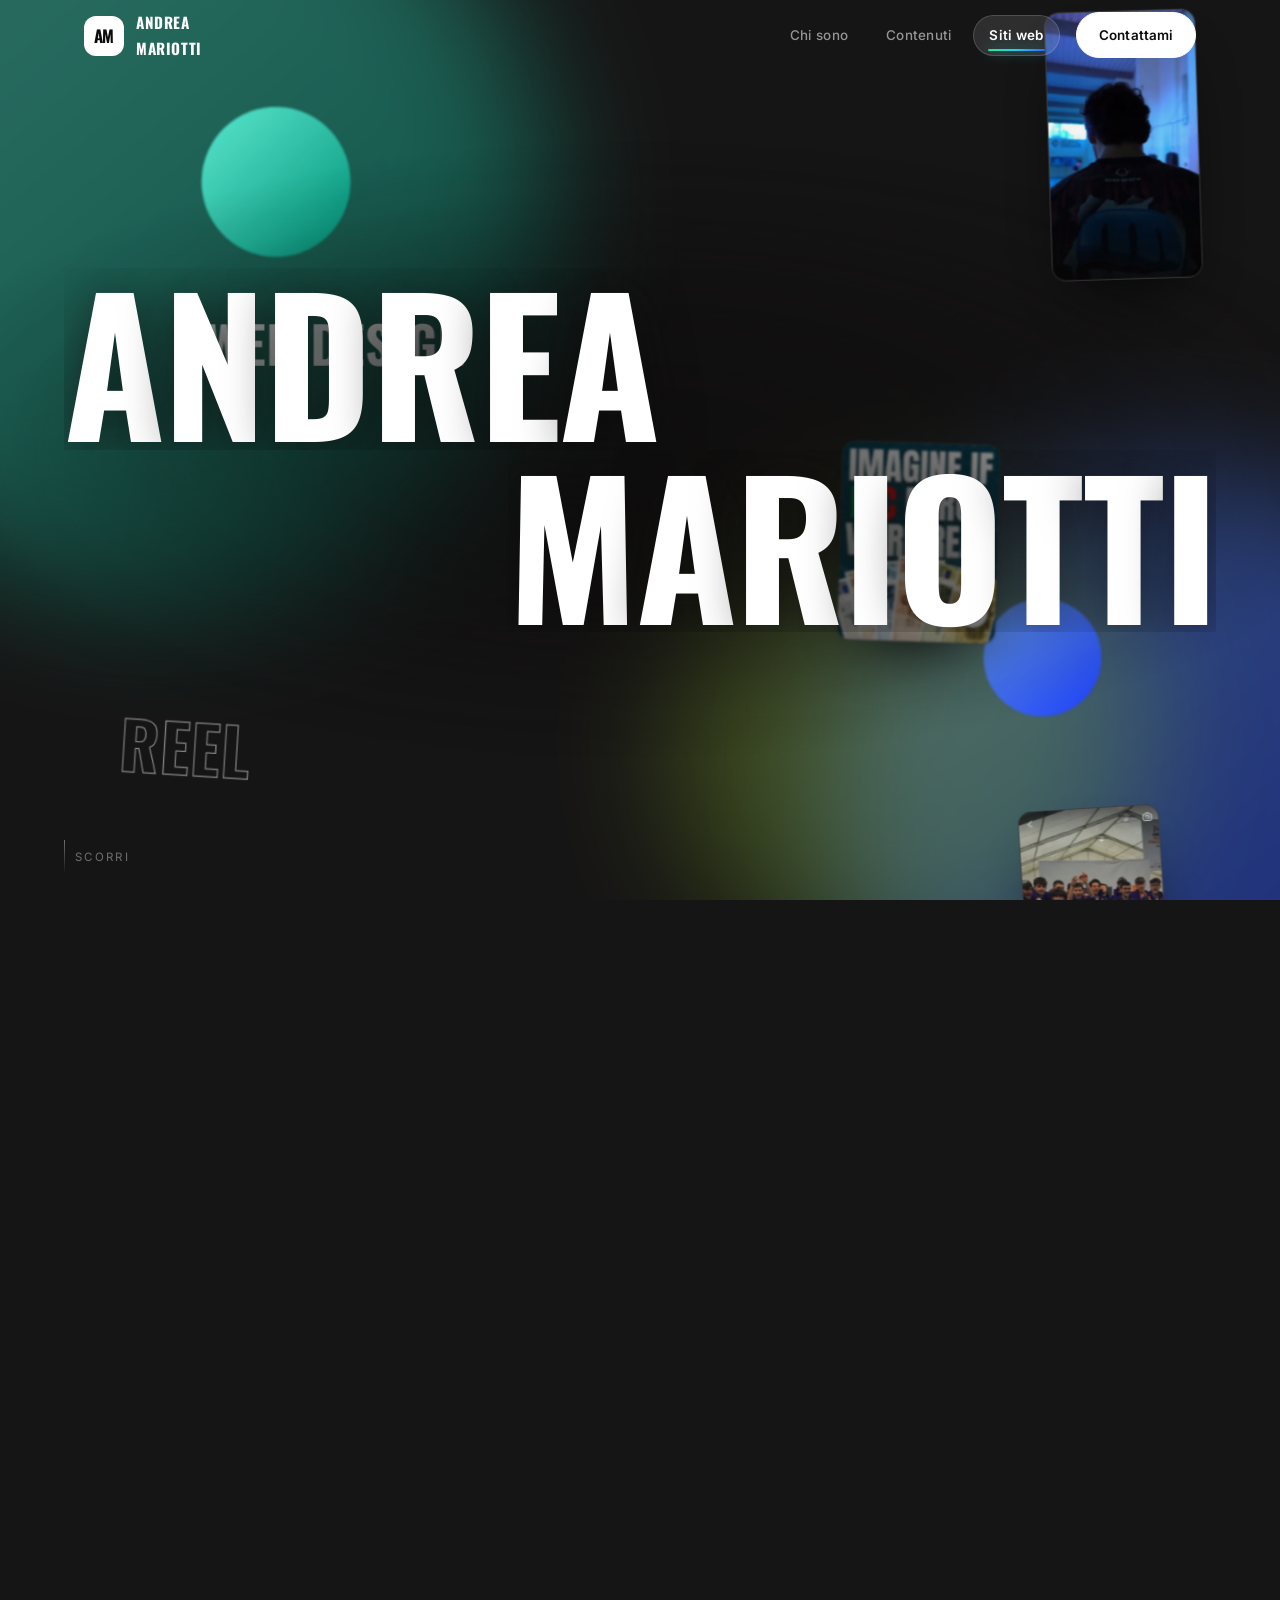
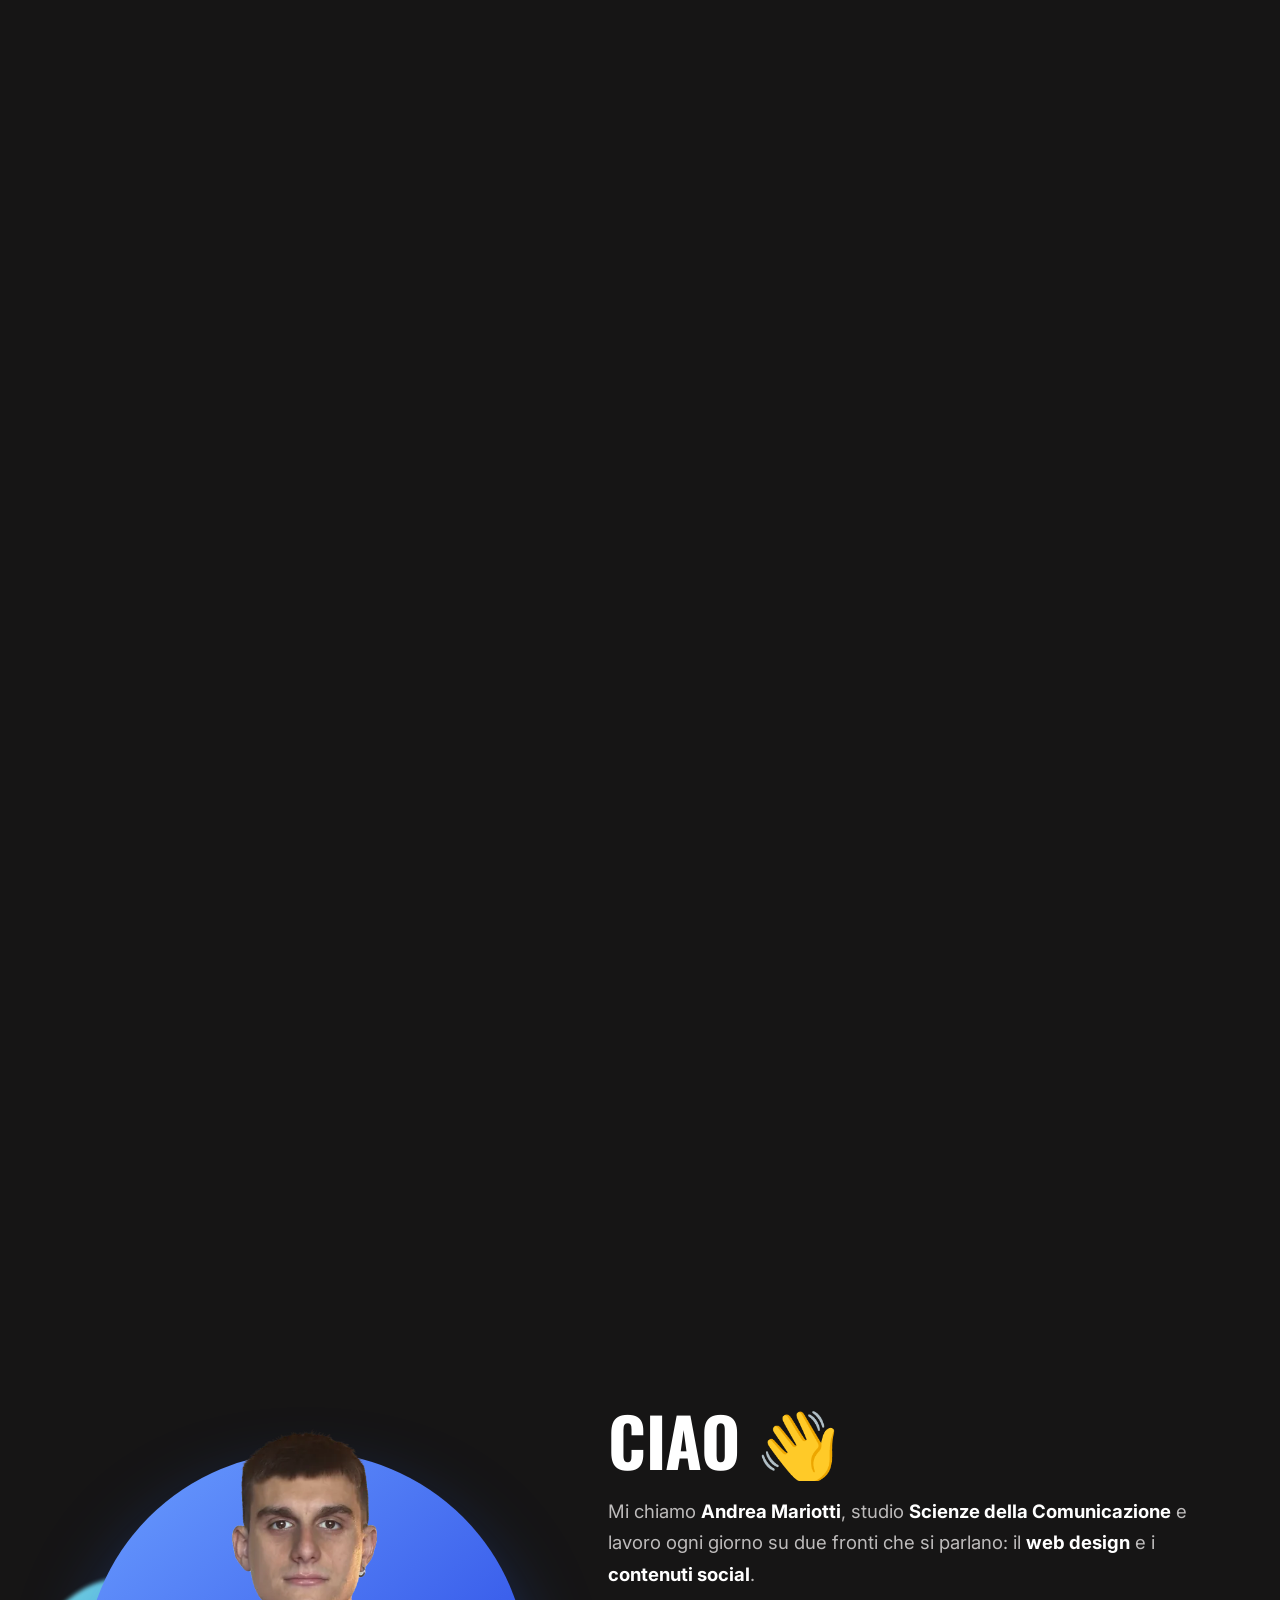
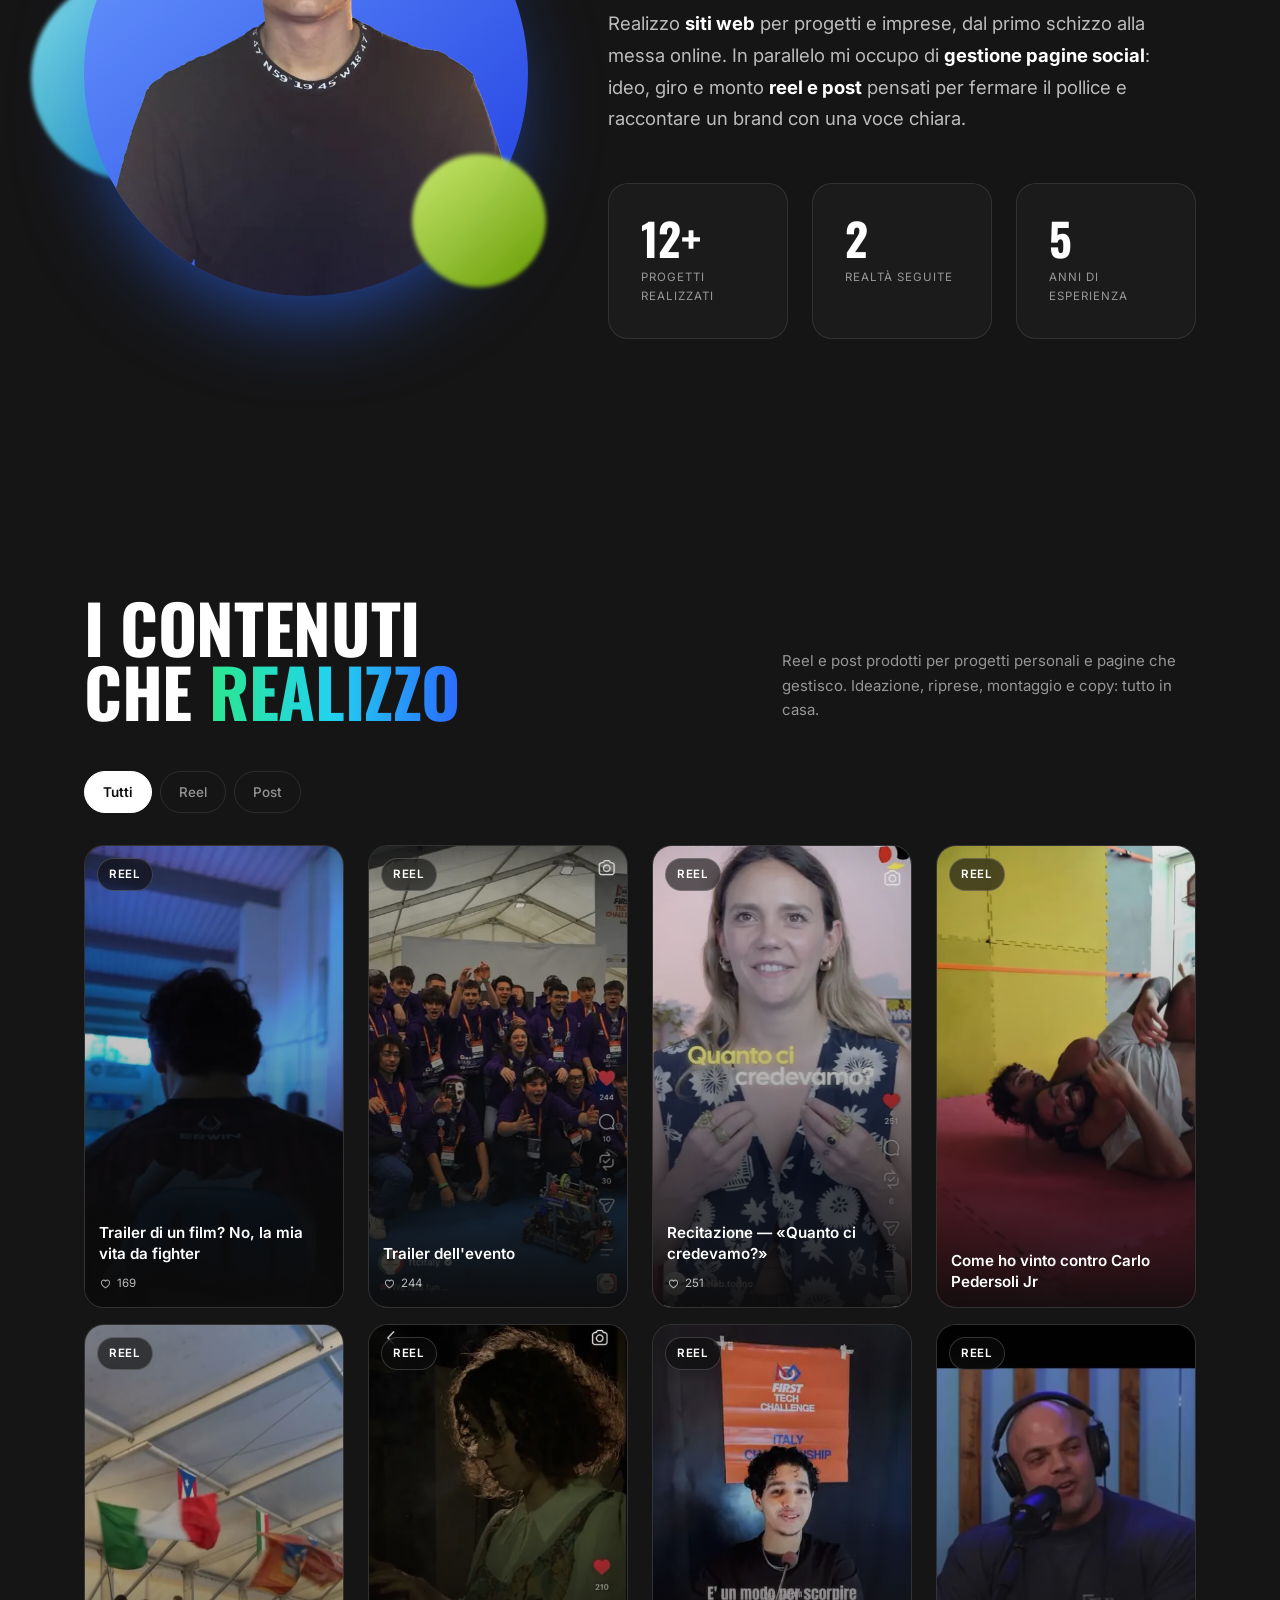
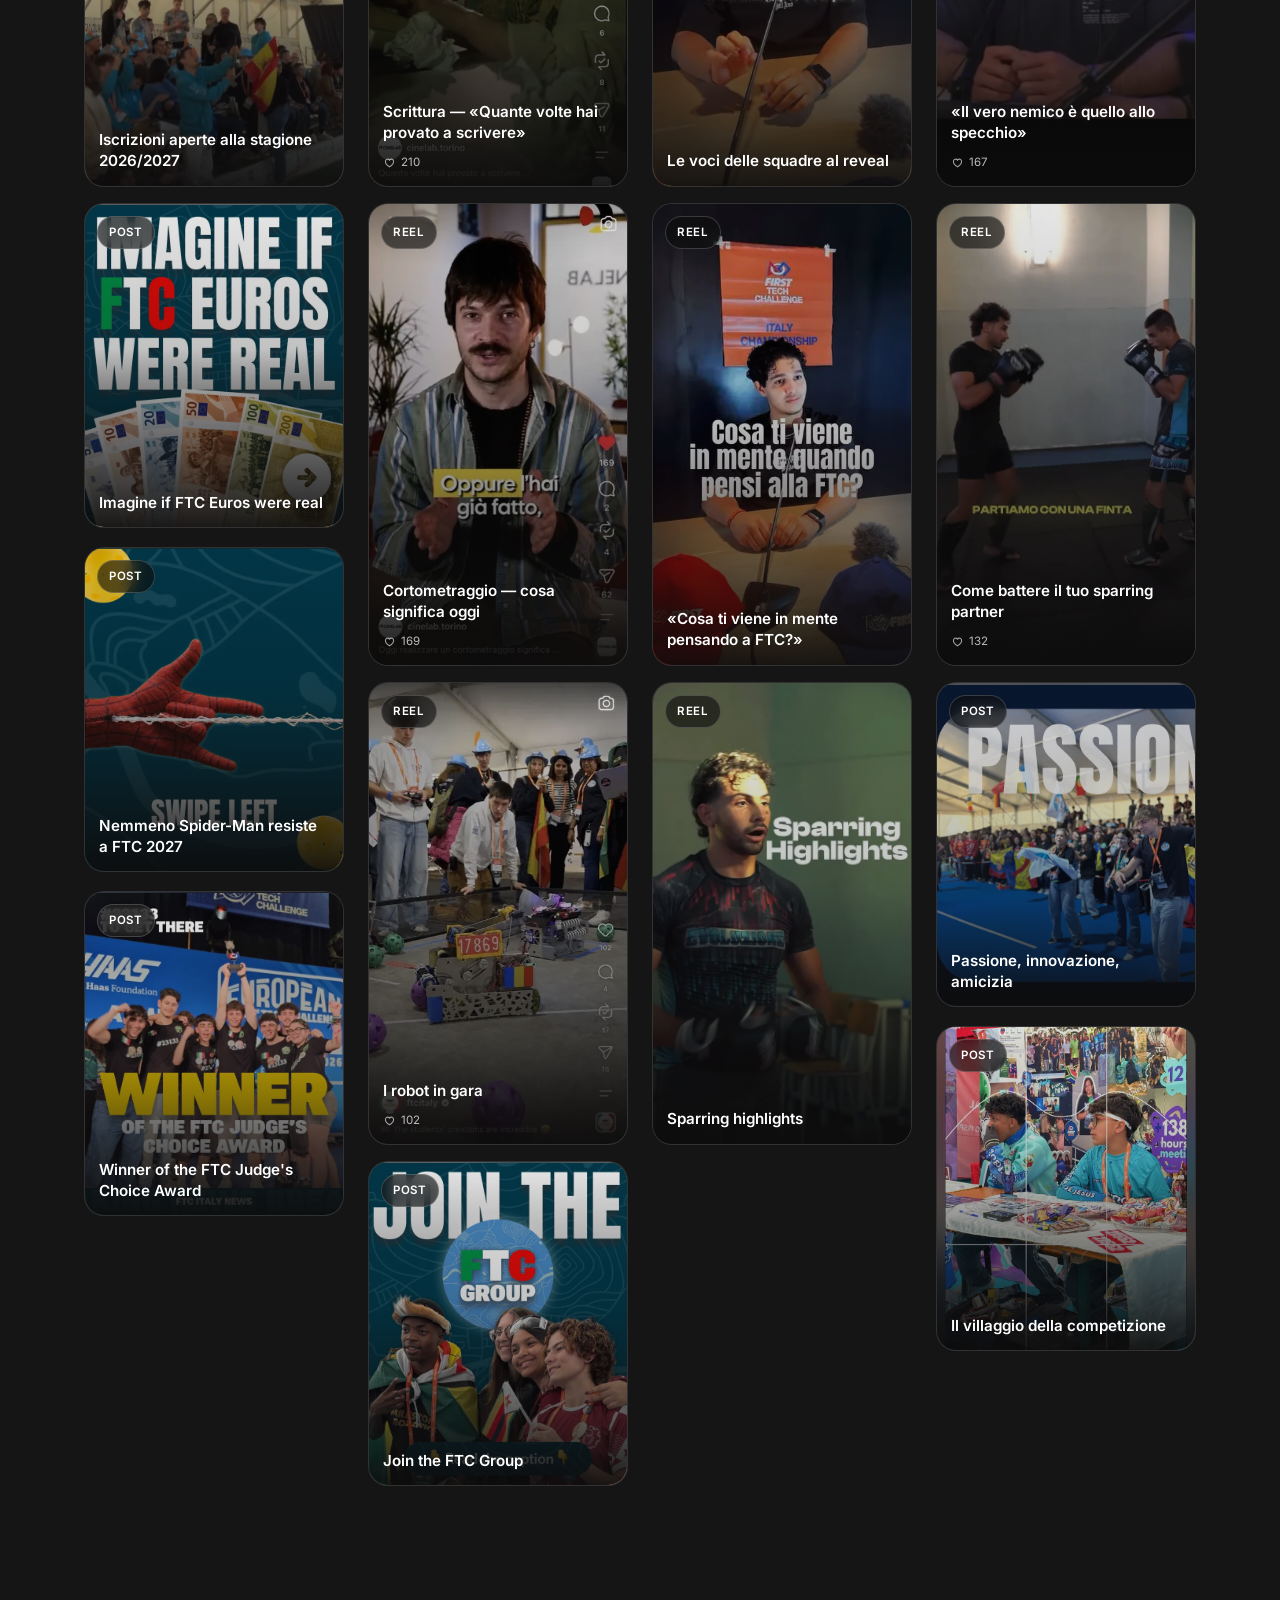
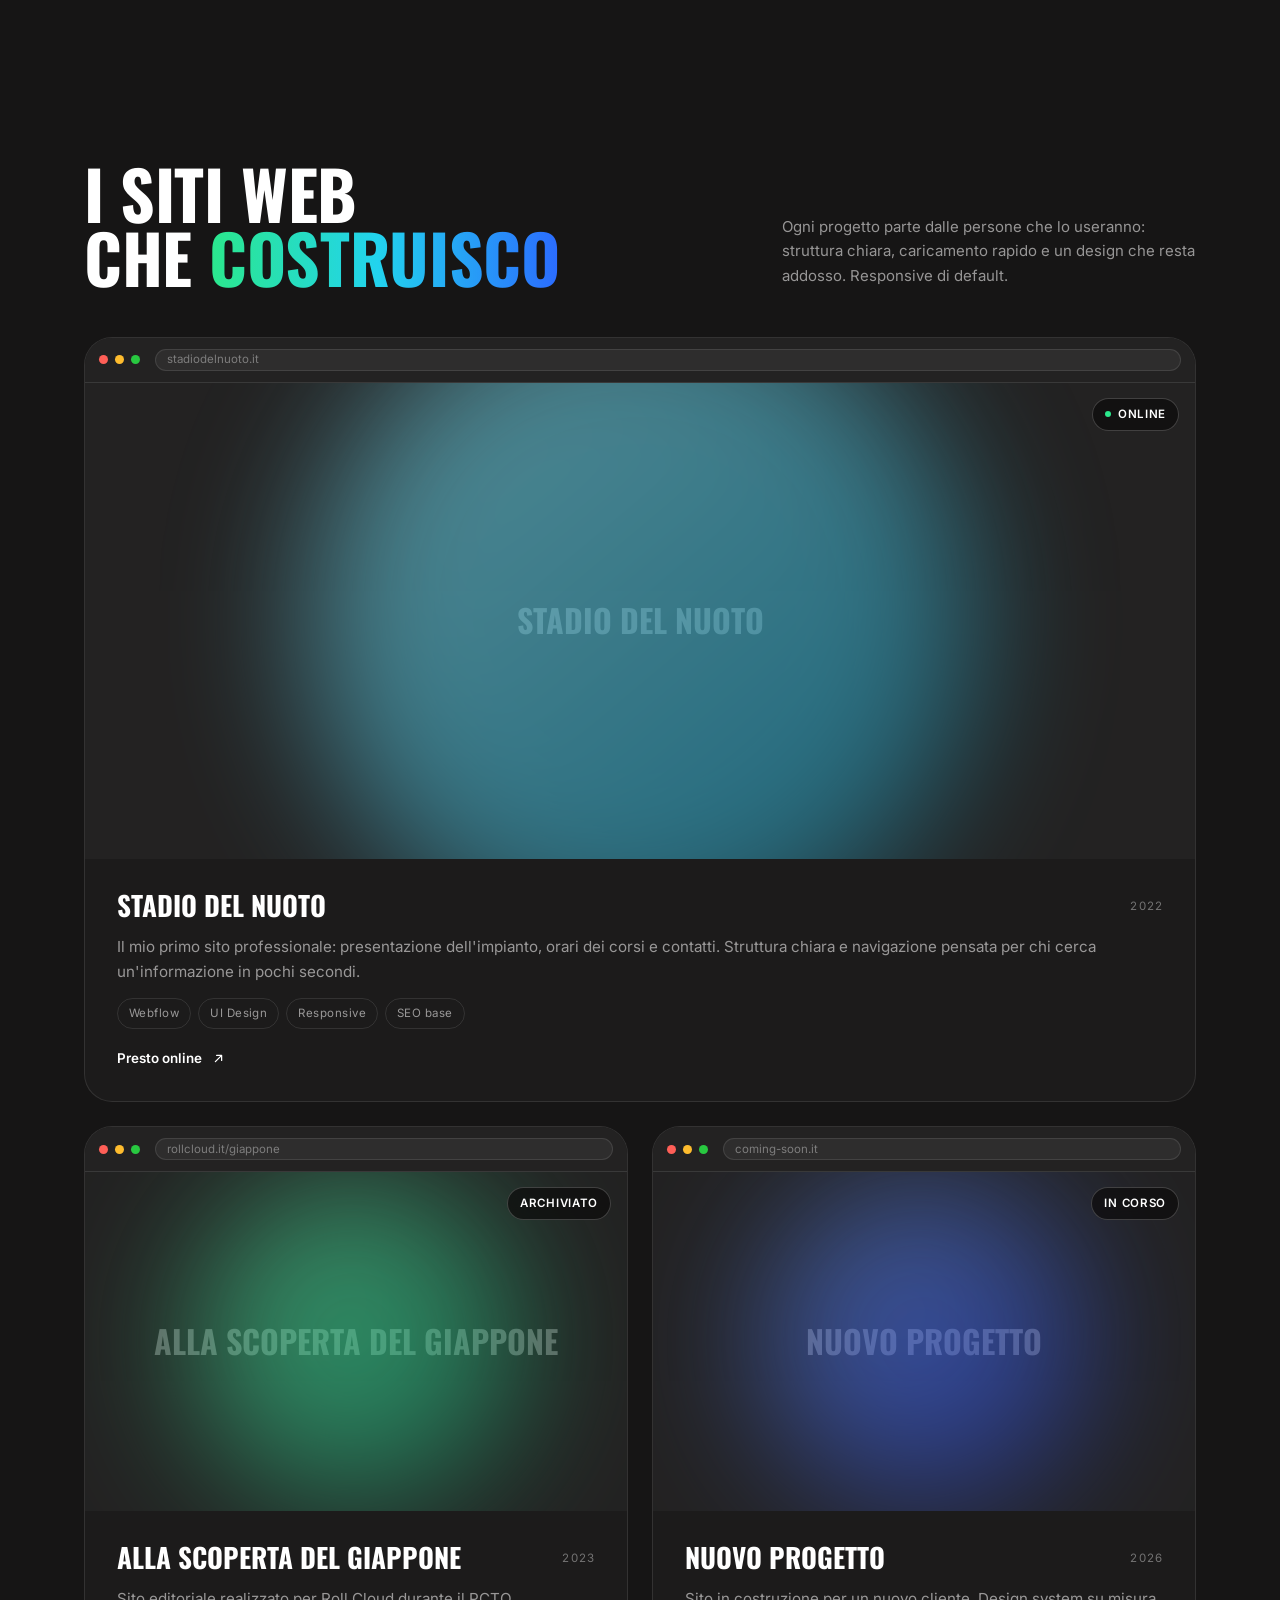
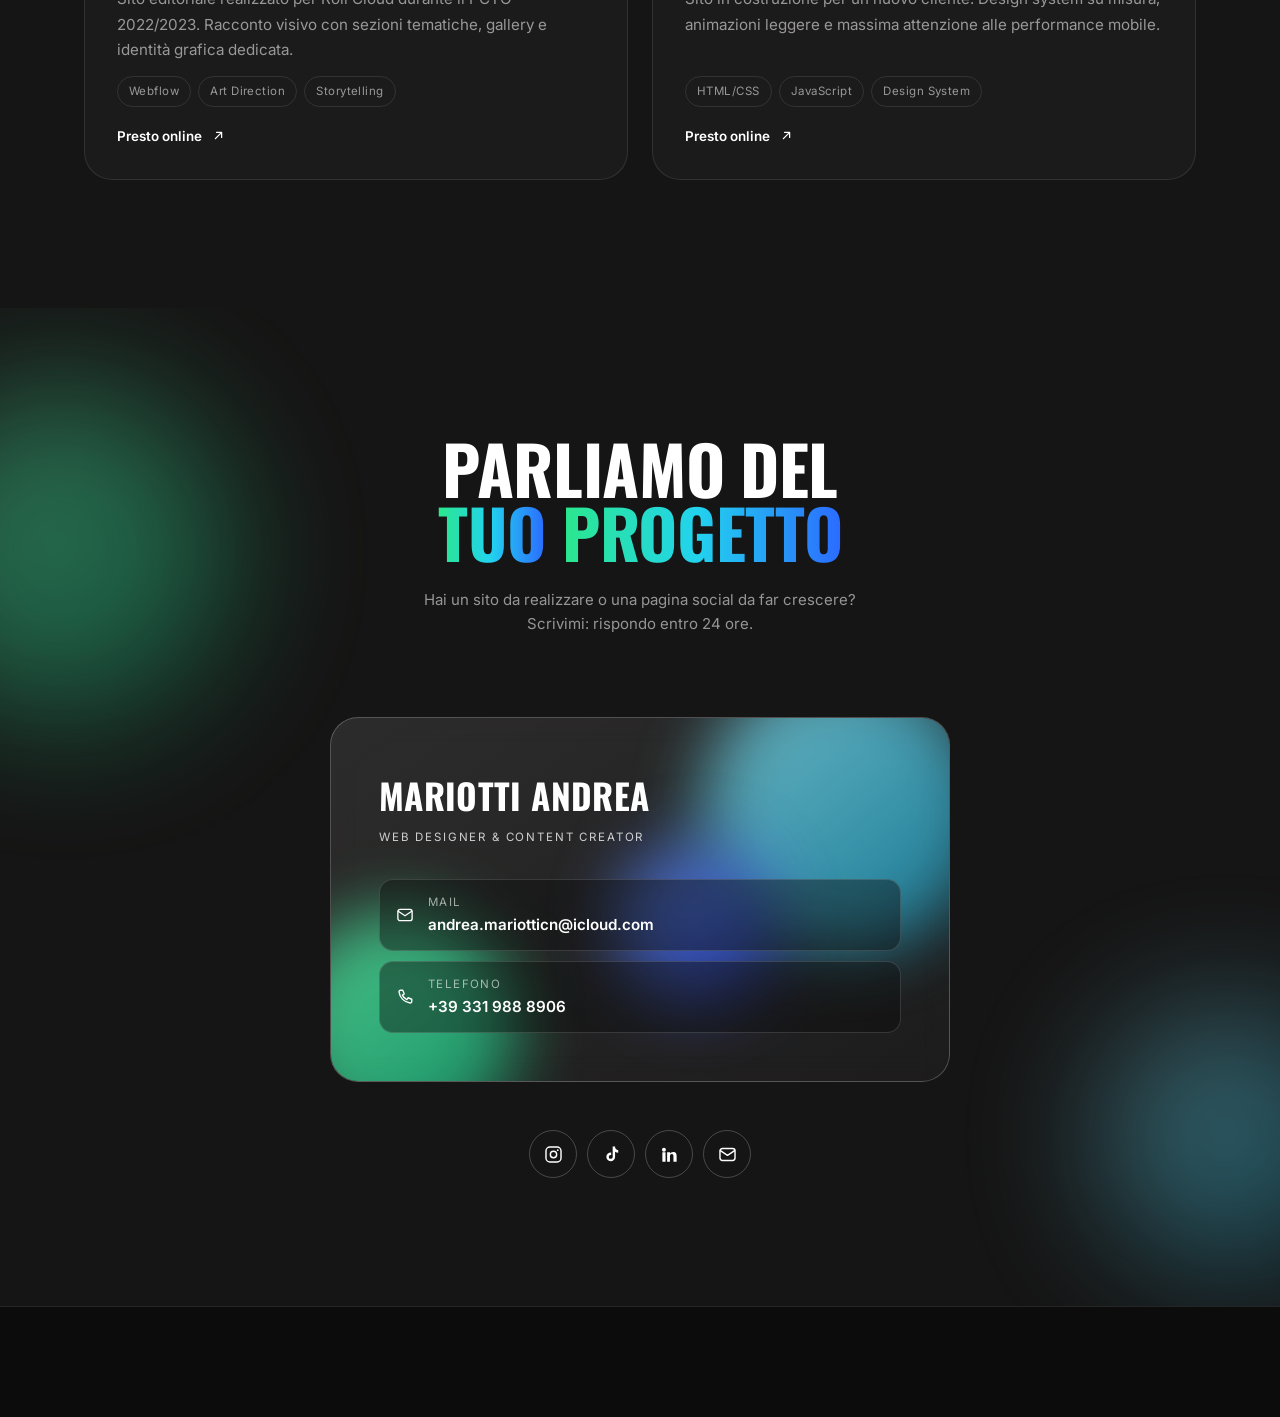
<file: index.html>
<!doctype html>
<html lang="it">
<head>
<meta charset="utf-8">
<meta name="viewport" content="width=device-width,initial-scale=1,viewport-fit=cover">
<title>Andrea Mariotti — Web Designer & Content Creator</title>
<meta name="description" content="Portfolio di Andrea Mariotti: siti web su misura, reel e contenuti social per progetti, brand e imprese.">
<meta name="theme-color" content="#161515">
<!-- quando comprerai il dominio, cambia questo indirizzo e quello di og:url qui sotto -->
<link rel="canonical" href="https://andreamario04040-ship-it.github.io/portfolio/">

<!-- Open Graph -->
<meta property="og:type" content="website">
<meta property="og:title" content="Andrea Mariotti — Web Designer & Content Creator">
<meta property="og:description" content="Siti web su misura, reel e contenuti social per progetti, brand e imprese.">
<meta property="og:locale" content="it_IT">
<meta property="og:url" content="https://andreamario04040-ship-it.github.io/portfolio/">
<meta name="twitter:card" content="summary_large_image">

<!-- Favicon: monogramma AM sul nero del brand -->
<link rel="icon" href="data:image/svg+xml,%3Csvg xmlns='http://www.w3.org/2000/svg' viewBox='0 0 64 64'%3E%3Crect width='64' height='64' rx='14' fill='%23161515'/%3E%3Ctext x='32' y='44' font-family='Impact,sans-serif' font-size='34' fill='%23fff' text-anchor='middle'%3EAM%3C/text%3E%3C/svg%3E">

<link rel="preconnect" href="https://fonts.googleapis.com">
<link rel="preconnect" href="https://fonts.gstatic.com" crossorigin>
<link href="https://fonts.googleapis.com/css2?family=Oswald:wght@500;600;700&family=Inter:wght@400;500;600;700&display=swap" rel="stylesheet">
<link rel="stylesheet" href="assets/css/style.css">

<script type="application/ld+json">
{
  "@context":"https://schema.org",
  "@type":"Person",
  "name":"Andrea Mariotti",
  "jobTitle":"Web Designer & Content Creator",
  "email":"mailto:andrea.mariotticn@icloud.com",
  "telephone":"+393319888906",
  "address":{"@type":"PostalAddress","addressCountry":"IT"},
  "knowsAbout":["Web Design","Social Media Management","Content Creation","Webflow"]
}
</script>
</head>
<body>

<!-- Il titolo della hero: un livello fisso sopra la pagina. Resta al centro
     finche' scorri la hero, poi rimpicciolisce e va a posarsi sulla bolla del
     "Chi sono", davanti alla foto. E' sempre la stessa scritta. -->
<div class="name-fly" id="nameFly">
  <h1 class="h-display hero__name" id="heroName" aria-label="Andrea Mariotti">
    <span class="hero__line l1">Andrea</span>
    <span class="hero__line l2">Mariotti</span>
  </h1>
</div>

<!-- ===================== NAV ===================== -->
<header class="nav" id="nav">
  <div class="wrap nav__inner">
    <a class="logo" href="#home" aria-label="Andrea Mariotti — home">
      <span class="logo__mark" aria-hidden="true">AM</span>
      <span class="logo__text">Andrea<br>Mariotti</span>
    </a>

    <nav class="nav__links" aria-label="Navigazione principale">
      <a class="nav__link" href="#chi-sono">Chi sono</a>
      <a class="nav__link" href="#contenuti">Contenuti</a>
      <a class="nav__link" href="#siti">Siti web</a>
      <a class="btn btn--primary nav__cta" href="#contatti" data-magnet>Contattami</a>
    </nav>

    <button class="nav__burger" id="burger" aria-label="Apri il menu" aria-expanded="false" aria-controls="menu">
      <span></span><span></span><span></span>
    </button>
  </div>
</header>

<!-- ===================== MENU MOBILE ===================== -->
<div class="menu" id="menu">
  <div class="blob blob--soft blob--cyan float" style="width:60vw;aspect-ratio:1;top:-10%;right:-25%"></div>
  <div class="blob blob--soft blob--green float float--rev" style="width:50vw;aspect-ratio:1;bottom:-15%;left:-20%"></div>
  <nav class="menu__list" aria-label="Navigazione mobile">
    <a class="menu__link" href="#chi-sono"   style="animation-delay:.06s"><span>01</span>Chi sono</a>
    <a class="menu__link" href="#contenuti"  style="animation-delay:.12s"><span>02</span>Contenuti</a>
    <a class="menu__link" href="#siti"       style="animation-delay:.18s"><span>03</span>Siti web</a>
    <a class="menu__link" href="#contatti"   style="animation-delay:.24s"><span>04</span>Contatti</a>
  </nav>
  <div class="menu__foot">
    <a href="mailto:andrea.mariotticn@icloud.com">andrea.mariotticn@icloud.com</a>
    <a href="tel:+393319888906">+39 331 988 8906</a>
  </div>
</div>

<main>

<!-- ===================== HERO (sequenza 3D a scorrimento) ===================== -->
<section class="hero" id="home">
  <div class="hero__scroll" id="heroScroll">
    <div class="hero__stage" id="heroStage">

      <!-- aloni fermi sul fondo -->
      <div class="hero__amb" aria-hidden="true">
        <div class="blob blob--soft blob--teal float a1"></div>
        <div class="blob blob--soft blob--blue float float--slow float--rev a2"></div>
        <div class="blob blob--soft blob--lime drift a3"></div>
      </div>

      <div class="hero__3d" id="hero3d">
        <!-- palline, preview e parole: generate da main.js -->
        <div class="hero__field" id="heroField" aria-hidden="true"></div>

        <!-- il velo resta qui, il titolo vive nel livello #nameFly in fondo
             alla pagina: deve poter uscire dalla hero e posarsi sulla bolla -->
        <div class="hero__center" aria-hidden="true"></div>
      </div>

      <a class="scroll-cue" href="#chi-sono" id="scrollCue"><i aria-hidden="true"></i> Scorri</a>
    </div>
  </div>
</section>

<!-- ===================== CHI SONO ===================== -->
<section class="section" id="chi-sono">
  <div class="wrap">
    <div class="about__grid">

      <div class="portrait reveal">
        <div class="blob blob--cyan float b1" aria-hidden="true"></div>
        <div class="blob blob--lime float float--rev b2" aria-hidden="true"></div>
        <div class="portrait__stage" id="portrait">
          <!-- La foto si imposta da assets/js/data.js (costante FOTO) -->
          <div class="portrait__ring" aria-hidden="true"></div>
          <span class="portrait__fallback" aria-hidden="true">AM</span>
        </div>
        
      </div>

      <div class="bio">
        <h2 class="section-title" data-anim="rise">Ciao<span class="hi">&nbsp;👋</span></h2>
        <p data-anim="fade">
          Mi chiamo <strong>Andrea Mariotti</strong>, studio <strong>Scienze della Comunicazione</strong>
          e lavoro ogni giorno su due fronti che si parlano: il <strong>web design</strong> e i
          <strong>contenuti social</strong>.
        </p>
        <p data-anim="fade">
          Realizzo <strong>siti web</strong> per progetti e imprese, dal primo schizzo alla messa online.
          In parallelo mi occupo di <strong>gestione pagine social</strong>: ideo, giro e monto
          <strong>reel e post</strong> pensati per fermare il pollice e raccontare un brand con una voce chiara.
        </p>

        <div class="stats">
          <div class="stat reveal"><div class="stat__num"><span data-count="12" data-suffix="+">12+</span></div><div class="stat__lab">Progetti realizzati</div></div>
          <div class="stat reveal" data-d="1"><div class="stat__num"><span data-count="2" data-suffix="">2</span></div><div class="stat__lab">Realtà seguite</div></div>
          <div class="stat reveal" data-d="2"><div class="stat__num"><span data-count="5" data-suffix="">5</span></div><div class="stat__lab">Anni di esperienza</div></div>
        </div>
      </div>

    </div>

</section>

<!-- ===================== CONTENUTI SOCIAL ===================== -->
<section class="section" id="contenuti">
  <div class="wrap">
    <div class="section-head">
      <div>
        <h2 class="section-title" data-anim="rise">I contenuti<br>che <span class="text-grad">realizzo</span></h2>
      </div>
      <p data-anim="fade">
        Reel e post prodotti per progetti personali e pagine che gestisco.
        Ideazione, riprese, montaggio e copy: tutto in casa.
      </p>
    </div>

    <div class="filters reveal" id="reelFilters" role="group" aria-label="Filtra i contenuti"></div>
    <p class="swipe-hint reveal" aria-hidden="true">Scorri <span>&rarr;</span></p>
    <div class="reels" id="reelsGrid"></div>
  </div>
</section>

<!-- ===================== SITI WEB ===================== -->
<section class="section" id="siti">
  <div class="wrap">
    <div class="section-head">
      <div>
        <h2 class="section-title" data-anim="rise">I siti web<br>che <span class="text-grad">costruisco</span></h2>
      </div>
      <p data-anim="fade">
        Ogni progetto parte dalle persone che lo useranno: struttura chiara, caricamento rapido
        e un design che resta addosso. Responsive di default.
      </p>
    </div>

    <div class="works" id="worksGrid"></div>
  </div>
</section>

<!-- ===================== CONTATTI ===================== -->
<section class="section contact" id="contatti">
  <div class="blob blob--soft blob--green float b1" aria-hidden="true"></div>
  <div class="blob blob--soft blob--cyan float float--rev b2" aria-hidden="true"></div>

  <div class="wrap contact__inner">
    <h2 class="section-title contact__title" data-anim="rise">Parliamo del<br><span class="text-grad">tuo progetto</span></h2>
    <p class="contact__sub" data-anim="fade">
      Hai un sito da realizzare o una pagina social da far crescere?
      Scrivimi: rispondo entro 24 ore.
    </p>

    <div class="card reveal" data-d="1" id="bizCard">
      <div class="card__blobs" aria-hidden="true">
        <div class="blob blob--cyan float c1"></div>
        <div class="blob blob--green float float--rev c2"></div>
        <div class="blob blob--blue float float--slow c3"></div>
      </div>
      <div class="card__inner">
        <p class="card__name">Mariotti Andrea</p>
        <p class="card__role">Web Designer &amp; Content Creator</p>

        <div class="card__rows">
          <a class="card__row" href="mailto:andrea.mariotticn@icloud.com">
            <svg viewBox="0 0 24 24" fill="none" stroke="currentColor" stroke-width="1.8" stroke-linecap="round" stroke-linejoin="round"><rect x="2.5" y="4.5" width="19" height="15" rx="3"/><path d="m3 7 9 6 9-6"/></svg>
            <div><div class="card__lab">Mail</div><div class="card__val">andrea.mariotticn@icloud.com</div></div>
          </a>
          <a class="card__row" href="tel:+393319888906">
            <svg viewBox="0 0 24 24" fill="none" stroke="currentColor" stroke-width="1.8" stroke-linecap="round" stroke-linejoin="round"><path d="M6 3h3l2 5-2.5 1.5a12 12 0 0 0 6 6L16 13l5 2v3a2 2 0 0 1-2.2 2A17 17 0 0 1 4 5.2 2 2 0 0 1 6 3Z"/></svg>
            <div><div class="card__lab">Telefono</div><div class="card__val">+39 331 988 8906</div></div>
          </a>
        </div>
      </div>
    </div>

    <div class="socials reveal" data-d="2">
      <a class="social" href="#" target="_blank" rel="noopener" aria-label="Instagram">
        <svg viewBox="0 0 24 24" fill="none" stroke="currentColor" stroke-width="1.8" stroke-linecap="round" stroke-linejoin="round"><rect x="2.5" y="2.5" width="19" height="19" rx="5"/><circle cx="12" cy="12" r="4"/><circle cx="17.4" cy="6.6" r="1.1" fill="currentColor" stroke="none"/></svg>
      </a>
      <a class="social" href="#" target="_blank" rel="noopener" aria-label="TikTok">
        <svg viewBox="0 0 24 24" fill="currentColor"><path d="M16.5 2h-3v13a2.5 2.5 0 1 1-2.5-2.5c.2 0 .4 0 .6.07V9.5A5.5 5.5 0 1 0 16.5 15V8.4a7 7 0 0 0 4 1.26V6.6a4.1 4.1 0 0 1-4-4.6Z"/></svg>
      </a>
      <a class="social" href="#" target="_blank" rel="noopener" aria-label="LinkedIn">
        <svg viewBox="0 0 24 24" fill="currentColor"><path d="M4.98 3.5A2.5 2.5 0 1 0 5 8.5a2.5 2.5 0 0 0-.02-5ZM3 9h4v12H3zM9 9h3.8v1.7h.05c.53-.95 1.83-1.95 3.77-1.95C20.4 8.75 21 11 21 14v7h-4v-6.2c0-1.48-.03-3.38-2.06-3.38-2.06 0-2.38 1.6-2.38 3.27V21H9z"/></svg>
      </a>
      <a class="social" href="mailto:andrea.mariotticn@icloud.com" aria-label="Scrivimi una mail">
        <svg viewBox="0 0 24 24" fill="none" stroke="currentColor" stroke-width="1.8" stroke-linecap="round" stroke-linejoin="round"><rect x="2.5" y="4.5" width="19" height="15" rx="3"/><path d="m3 7 9 6 9-6"/></svg>
      </a>
    </div>
  </div>
</section>

</main>

<!-- ===================== FOOTER ===================== -->
<footer class="footer">
  <div class="wrap footer__inner reveal">
    <p>© <span id="year">2026</span> Andrea Mariotti — Tutti i diritti riservati</p>
    <p>Progettato e sviluppato da me.</p>
    <a class="to-top" href="#home">
      <svg viewBox="0 0 24 24" fill="none" stroke="currentColor" stroke-width="2" stroke-linecap="round" stroke-linejoin="round"><path d="M12 19V5m-6 6 6-6 6 6"/></svg>
      Torna su
    </a>
  </div>
</footer>

<script src="assets/js/data.js"></script>
<script src="assets/js/main.js"></script>
</body>
</html>
</file>
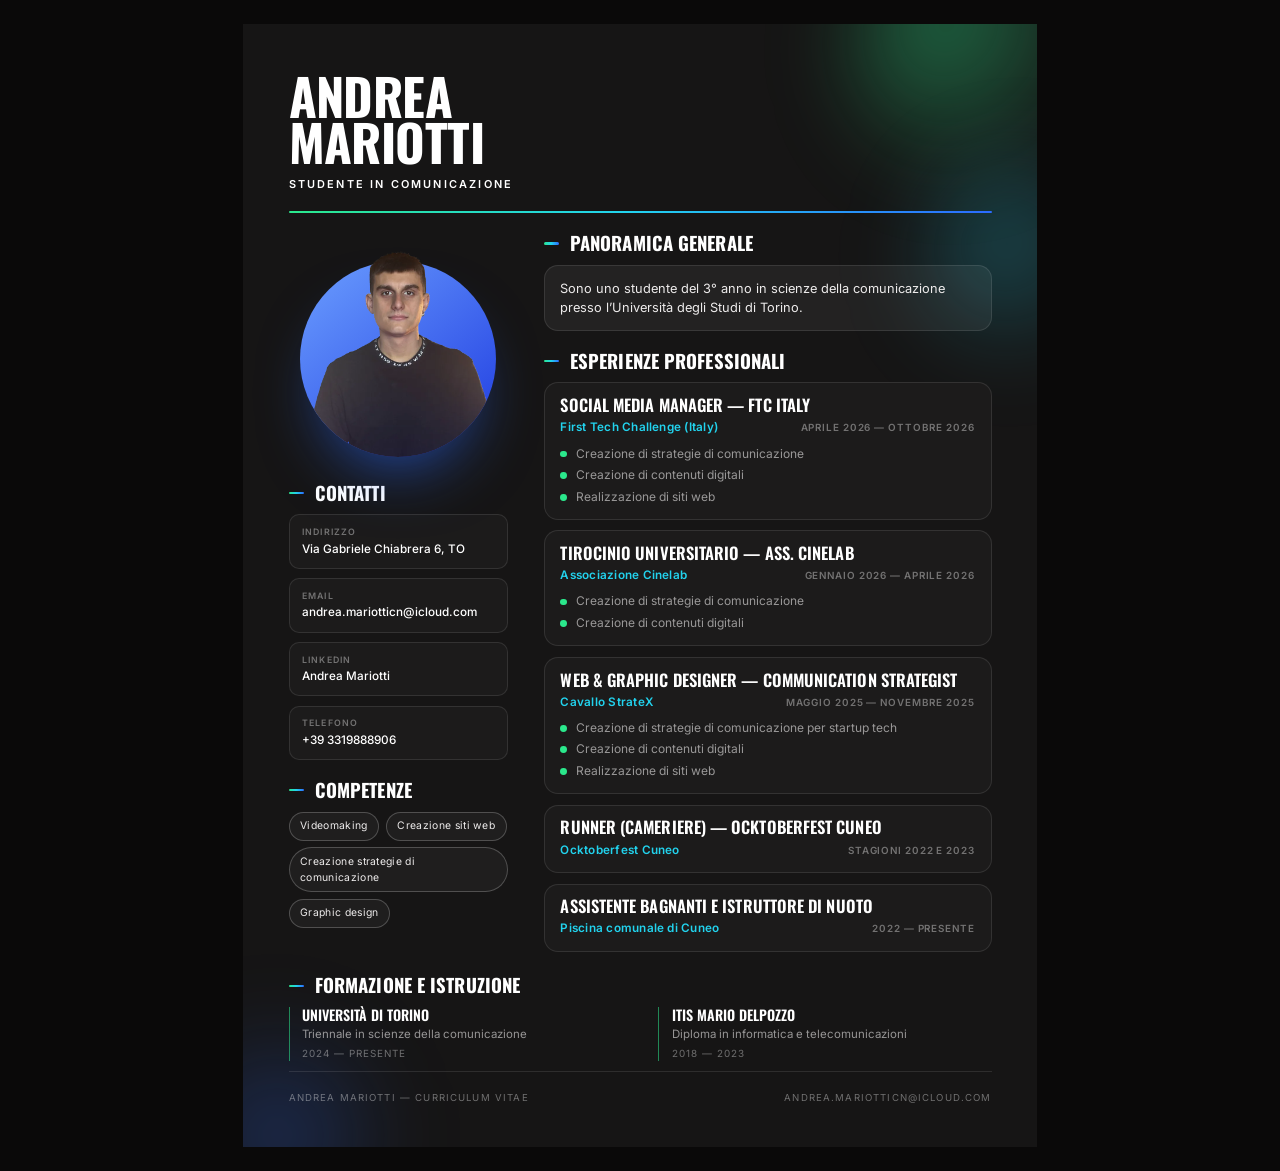
<file: cv.html>
<!doctype html>
<html lang="it">
<head>
<meta charset="utf-8">
<meta name="viewport" content="width=device-width,initial-scale=1">
<title>Andrea Mariotti — Curriculum Vitae</title>
<link rel="preconnect" href="https://fonts.googleapis.com">
<link rel="preconnect" href="https://fonts.gstatic.com" crossorigin>
<link href="https://fonts.googleapis.com/css2?family=Oswald:wght@500;600;700&family=Inter:wght@400;500;600;700&display=swap" rel="stylesheet">
<style>
/* =========================================================
   CV — stessa brand identity del portfolio
   Superfici: charcoal  ·  Accenti: neon verde/teal/ciano/blu
   Display: Oswald  ·  Testo: Inter
   ========================================================= */
:root{
  --ink-900:#0D0C0C;
  --ink:#161515;
  --ink-800:#1C1B1B;
  --ink-700:#232222;
  --line:rgba(255,255,255,.10);
  --line-strong:rgba(255,255,255,.22);
  --white:#FFFFFF;
  --text:#EDEBEB;
  --mute:rgba(237,235,235,.60);
  --mute-2:rgba(237,235,235,.42);
  --green:#2BE88C;
  --cyan:#22D3EE;
  --blue:#2B6BFF;
  --grad-blue:linear-gradient(140deg,#6B9EFF 0%,#1E3AE0 100%);
  --grad-brand:linear-gradient(90deg,#2BE88C 0%,#22D3EE 48%,#2B6BFF 100%);
  --font-display:"Oswald",Impact,"Haettenschweiler",sans-serif;
  --font-ui:"Inter",-apple-system,BlinkMacSystemFont,"Segoe UI",Roboto,sans-serif;
  --radius:14px;
  --radius-lg:20px;
  --radius-pill:999px;
}

*,*::before,*::after{box-sizing:border-box;}
*{margin:0;padding:0;}
html{background:#0A0909;}
body{
  font-family:var(--font-ui);
  color:var(--text);
  line-height:1.5;
  -webkit-font-smoothing:antialiased;
  display:flex;justify-content:center;
  padding:24px 16px;
}
ul{list-style:none;}
a{color:inherit;text-decoration:none;}

/* ---------- foglio A4 ---------- */
.sheet{
  position:relative;overflow:hidden;
  width:210mm;height:297mm;
  background:var(--ink);
  color:var(--text);
  padding:13mm 12mm 11mm;
  display:flex;flex-direction:column;
  font-size:9.6pt;
}
/* blob neon del brand, discreti */
.blob{position:absolute;border-radius:50%;filter:blur(42px);z-index:0;}
.blob--1{width:70mm;height:70mm;top:-26mm;right:-20mm;background:radial-gradient(circle at 35% 35%,rgba(43,232,140,.42),rgba(43,232,140,0) 70%);}
.blob--2{width:58mm;height:58mm;top:34mm;right:-26mm;background:radial-gradient(circle at 40% 40%,rgba(34,211,238,.30),rgba(34,211,238,0) 70%);}
.blob--3{width:66mm;height:66mm;bottom:-30mm;left:-24mm;background:radial-gradient(circle at 50% 50%,rgba(43,107,255,.30),rgba(43,107,255,0) 70%);}
.sheet > *:not(.blob){position:relative;z-index:1;}

/* ---------- intestazione ---------- */
.name{
  font-family:var(--font-display);font-weight:700;text-transform:uppercase;
  font-size:38pt;line-height:.9;letter-spacing:-.01em;color:var(--white);
}
.name span{display:block;}
.role{
  margin-top:3mm;
  font-size:8.2pt;font-weight:600;letter-spacing:.2em;text-transform:uppercase;
  color:var(--white);
}
.rule{height:2.4px;margin:5mm 0 5.5mm;border-radius:999px;background:var(--grad-brand);}

/* ---------- griglia a due colonne ---------- */
.grid{display:grid;grid-template-columns:58mm 1fr;gap:9.5mm;align-items:start;}

/* ---------- titoli di sezione ---------- */
.s-title{
  font-family:var(--font-display);font-weight:700;text-transform:uppercase;
  font-size:14pt;line-height:1;color:var(--white);letter-spacing:.005em;
  display:flex;align-items:center;gap:3mm;
}
.s-title::before{
  content:"";flex:none;width:4mm;height:2.2px;border-radius:999px;background:var(--grad-brand);
}
.block + .block{margin-top:5.5mm;}
.block__body{margin-top:3.2mm;}

/* ---------- ritratto: la bolla blu del sito ---------- */
.portrait{
  position:relative;width:52mm;aspect-ratio:1;
  margin:7mm auto 7mm;
}
.portrait__ring{
  position:absolute;inset:0;border-radius:50%;
  background:var(--grad-blue);
  box-shadow:0 9mm 18mm -8mm rgba(43,107,255,.75);
}
/* la foto e' una sola, in due copie sovrapposte:
   il corpo vive dentro il cerchio, la testa resta libera sopra il bordo */
.portrait__clip{position:absolute;inset:0;border-radius:50%;overflow:hidden;z-index:2;}
.portrait__body{position:absolute;left:50%;top:-28%;width:100%;transform:translateX(-50%);}
/* la testa che esce dalla bolla: una fascia centrale, ritagliata da overflow
   (niente mask: alcuni motori PDF la ignorano) */
.portrait__pop{
  position:absolute;left:23%;width:54%;top:-28%;height:46%;
  overflow:hidden;z-index:3;
}
.portrait__pop img{position:absolute;top:0;left:50%;width:185.2%;transform:translateX(-50%);}

/* ---------- colonna sinistra ---------- */
.contacts{display:grid;gap:2.4mm;}
.contact{
  padding:2.6mm 3.2mm;border-radius:10px;
  background:var(--ink-800);border:1px solid var(--line);
}
.contact__lab{
  font-size:6.6pt;font-weight:600;letter-spacing:.14em;text-transform:uppercase;color:var(--mute-2);
}
.contact__val{margin-top:.6mm;font-size:8.8pt;font-weight:500;color:var(--white);word-break:break-word;}

.tags{display:flex;flex-wrap:wrap;gap:1.8mm;}
.tag{
  font-size:7.8pt;letter-spacing:.03em;padding:1.5mm 2.8mm;
  border-radius:var(--radius-pill);border:1px solid var(--line-strong);
  color:var(--text);background:rgba(255,255,255,.04);
}

.block--wide{margin-top:6.5mm;}
.edu{display:grid;grid-template-columns:repeat(2,minmax(0,1fr));gap:9.5mm;}
.edu__item{padding-left:3.4mm;border-left:1.6px solid rgba(43,232,140,.55);}
.edu__school{
  font-family:var(--font-display);font-weight:600;text-transform:uppercase;
  font-size:10.6pt;line-height:1.1;color:var(--white);
}
.edu__deg{margin-top:.8mm;font-size:8.6pt;color:var(--mute);}
.edu__when{margin-top:.8mm;font-size:7.4pt;letter-spacing:.1em;text-transform:uppercase;color:var(--mute-2);}

/* ---------- colonna destra ---------- */
.about{
  padding:3.4mm 4mm;border-radius:var(--radius);
  background:rgba(255,255,255,.06);
  border:1px solid var(--line);
  font-size:9.6pt;color:var(--text);
}

.jobs{display:grid;gap:2.8mm;}
.job{
  padding:3.4mm 4.2mm;border-radius:var(--radius);
  background:var(--ink-800);border:1px solid var(--line);
}
.job__role{
  font-family:var(--font-display);font-weight:600;text-transform:uppercase;
  font-size:12.4pt;line-height:1.12;color:var(--white);letter-spacing:.005em;
}
.job__meta{
  margin-top:1.2mm;display:flex;align-items:baseline;justify-content:space-between;gap:5mm;
}
.job__org{
  font-size:8.8pt;font-weight:600;letter-spacing:.02em;color:var(--cyan);
}
.job__when{
  flex:none;font-size:7.4pt;font-weight:600;letter-spacing:.09em;text-transform:uppercase;
  color:var(--mute-2);white-space:nowrap;
}
.job__list{margin-top:2mm;display:grid;gap:1mm;}
.job__list li{position:relative;padding-left:4mm;font-size:9pt;color:var(--mute);}
.job__list li::before{
  content:"";position:absolute;left:0;top:1.6mm;
  width:1.8mm;height:1.8mm;border-radius:50%;background:var(--green);
}

/* ---------- piede ---------- */
.foot{
  margin-top:auto;padding-top:5mm;
  display:flex;align-items:center;justify-content:space-between;gap:6mm;
  border-top:1px solid var(--line);
  font-size:7.2pt;letter-spacing:.12em;text-transform:uppercase;color:var(--mute-2);
}

/* ---------- stampa / PDF ---------- */
@page{size:A4;margin:0;}
@media print{
  html,body{background:#fff;}
  body{display:block;padding:0;}
  .sheet{width:210mm;height:297mm;box-shadow:none;}
  *{-webkit-print-color-adjust:exact;print-color-adjust:exact;}
}
</style>
</head>
<body>

<main class="sheet">
  <span class="blob blob--1" aria-hidden="true"></span>
  <span class="blob blob--2" aria-hidden="true"></span>
  <span class="blob blob--3" aria-hidden="true"></span>

  <header class="head">
    <h1 class="name"><span>Andrea</span><span>Mariotti</span></h1>
    <p class="role">Studente in comunicazione</p>
  </header>

  <div class="rule" aria-hidden="true"></div>

  <div class="grid">

    <!-- ===== colonna sinistra ===== -->
    <aside>
      <figure class="portrait">
        <span class="portrait__ring" aria-hidden="true"></span>
        <span class="portrait__clip">
          <img class="portrait__body" src="assets/img/andrea.webp" alt="Andrea Mariotti">
        </span>
        <span class="portrait__pop" aria-hidden="true">
          <img src="assets/img/andrea.webp" alt="">
        </span>
      </figure>

      <section class="block">
        <h2 class="s-title">Contatti</h2>
        <div class="block__body contacts">
          <div class="contact">
            <div class="contact__lab">Indirizzo</div>
            <div class="contact__val">Via Gabriele Chiabrera 6, TO</div>
          </div>
          <div class="contact">
            <div class="contact__lab">Email</div>
            <div class="contact__val">andrea.mariotticn@icloud.com</div>
          </div>
          <div class="contact">
            <div class="contact__lab">LinkedIn</div>
            <div class="contact__val">Andrea Mariotti</div>
          </div>
          <div class="contact">
            <div class="contact__lab">Telefono</div>
            <div class="contact__val">+39 3319888906</div>
          </div>
        </div>
      </section>

      <section class="block">
        <h2 class="s-title">Competenze</h2>
        <div class="block__body tags">
          <span class="tag">Videomaking</span>
          <span class="tag">Creazione siti web</span>
          <span class="tag">Creazione strategie di comunicazione</span>
          <span class="tag">Graphic design</span>
        </div>
      </section>

    </aside>

    <!-- ===== colonna destra ===== -->
    <div>
      <section class="block">
        <h2 class="s-title">Panoramica generale</h2>
        <p class="block__body about">
          Sono uno studente del 3° anno in scienze della comunicazione presso l’Università degli Studi di Torino.
        </p>
      </section>

      <section class="block">
        <h2 class="s-title">Esperienze professionali</h2>
        <div class="block__body jobs">

          <article class="job">
            <h3 class="job__role">Social media manager — FTC Italy</h3>
            <div class="job__meta">
              <span class="job__org">First Tech Challenge (Italy)</span>
              <span class="job__when">Aprile 2026 — ottobre 2026</span>
            </div>
            <ul class="job__list">
              <li>Creazione di strategie di comunicazione</li>
              <li>Creazione di contenuti digitali</li>
              <li>Realizzazione di siti web</li>
            </ul>
          </article>

          <article class="job">
            <h3 class="job__role">Tirocinio universitario — Ass. Cinelab</h3>
            <div class="job__meta">
              <span class="job__org">Associazione Cinelab</span>
              <span class="job__when">Gennaio 2026 — aprile 2026</span>
            </div>
            <ul class="job__list">
              <li>Creazione di strategie di comunicazione</li>
              <li>Creazione di contenuti digitali</li>
            </ul>
          </article>

          <article class="job">
            <h3 class="job__role">Web &amp; graphic designer — communication strategist</h3>
            <div class="job__meta">
              <span class="job__org">Cavallo StrateX</span>
              <span class="job__when">Maggio 2025 — novembre 2025</span>
            </div>
            <ul class="job__list">
              <li>Creazione di strategie di comunicazione per startup tech</li>
              <li>Creazione di contenuti digitali</li>
              <li>Realizzazione di siti web</li>
            </ul>
          </article>

          <article class="job">
            <h3 class="job__role">Runner (cameriere) — Ocktoberfest Cuneo</h3>
            <div class="job__meta">
              <span class="job__org">Ocktoberfest Cuneo</span>
              <span class="job__when">Stagioni 2022 e 2023</span>
            </div>
          </article>

          <article class="job">
            <h3 class="job__role">Assistente bagnanti e istruttore di nuoto</h3>
            <div class="job__meta">
              <span class="job__org">Piscina comunale di Cuneo</span>
              <span class="job__when">2022 — presente</span>
            </div>
          </article>

        </div>
      </section>
    </div>
  </div>


  <section class="block block--wide">
    <h2 class="s-title">Formazione e istruzione</h2>
    <div class="block__body edu">
      <div class="edu__item">
        <h3 class="edu__school">Università di Torino</h3>
        <p class="edu__deg">Triennale in scienze della comunicazione</p>
        <p class="edu__when">2024 — presente</p>
      </div>
      <div class="edu__item">
        <h3 class="edu__school">ITIS Mario Delpozzo</h3>
        <p class="edu__deg">Diploma in informatica e telecomunicazioni</p>
        <p class="edu__when">2018 — 2023</p>
      </div>
    </div>
  </section>

  <footer class="foot">
    <span>Andrea Mariotti — Curriculum Vitae</span>
    <span>andrea.mariotticn@icloud.com</span>
  </footer>
</main>

</body>
</html>
</file>
<file: assets/css/style.css>
/* =========================================================
   ANDREA MARIOTTI — Portfolio
   Brand identity: dark charcoal + neon blobs (verde / teal / ciano / blu / lime / ambra / arancio)
   Display: Oswald  ·  UI: Inter
   ========================================================= */

/* ---------- 1. TOKENS ---------- */
:root{
  /* superfici */
  --ink-900:#0D0C0C;
  --ink:#161515;            /* colore storico del brand */
  --ink-800:#1C1B1B;
  --ink-700:#232222;
  --line:rgba(255,255,255,.10);
  --line-strong:rgba(255,255,255,.22);

  /* testo */
  --white:#FFFFFF;
  --text:#EDEBEB;
  --mute:rgba(237,235,235,.60);
  --mute-2:rgba(237,235,235,.42);

  /* neon brand */
  --green:#2BE88C;
  --teal:#14C8A6;
  --cyan:#22D3EE;
  --blue:#2B6BFF;
  --lime:#A3E635;
  --amber:#FFC53D;
  --orange:#FF7A2B;

  --grad-green:linear-gradient(140deg,#5CFFB0 0%,#0FB37A 100%);
  --grad-teal:linear-gradient(140deg,#6BEBD4 0%,#0A8F78 100%);
  --grad-cyan:linear-gradient(140deg,#8AECFB 0%,#0E96BE 100%);
  --grad-blue:linear-gradient(140deg,#6B9EFF 0%,#1E3AE0 100%);
  --grad-lime:linear-gradient(140deg,#D4F774 0%,#6FA800 100%);
  --grad-amber:linear-gradient(140deg,#FFE48C 0%,#E09200 100%);
  --grad-orange:linear-gradient(140deg,#FFB071 0%,#E8500F 100%);
  --grad-brand:linear-gradient(90deg,#2BE88C 0%,#22D3EE 48%,#2B6BFF 100%);

  /* tipografia */
  --font-display:"Oswald",Impact,"Haettenschweiler",sans-serif;
  --font-ui:"Inter",-apple-system,BlinkMacSystemFont,"Segoe UI",Roboto,sans-serif;

  /* spaziature: un'unica scala per tutto il sito */
  --sp-1:clamp(10px,1.4vw,14px);
  --sp-2:clamp(16px,2.2vw,24px);
  --sp-3:clamp(22px,3vw,32px);
  --sp-4:clamp(32px,4.4vw,48px);
  --sp-5:clamp(48px,7vw,80px);

  /* dimensioni di testo: quattro gradini invece di diciassette */
  --fs-2xs:.64rem;
  --fs-xs:.72rem;
  --fs-sm:.84rem;
  --fs-md:.95rem;

  /* layout */
  --maxw:1240px;
  --gutter:clamp(20px,5vw,64px);
  --radius:20px;
  --radius-lg:28px;
  --radius-pill:999px;

  /* motion */
  --ease:cubic-bezier(.22,.61,.36,1);
  --ease-out:cubic-bezier(.16,1,.3,1);
  --nav-h:72px;
}

/* ---------- 2. RESET ---------- */
*,*::before,*::after{box-sizing:border-box;}
*{margin:0;padding:0;}
html{
  -webkit-text-size-adjust:100%;
  scroll-behavior:smooth;
  scroll-padding-top:calc(var(--nav-h) + 16px);
}
body{
  background:var(--ink);
  color:var(--text);
  font-family:var(--font-ui);
  font-size:clamp(15px,1.05vw,17px);
  line-height:1.65;
  -webkit-font-smoothing:antialiased;
  -moz-osx-font-smoothing:grayscale;
  overflow-x:clip;
  max-width:100%;
}
html{overflow-x:clip;}
img,svg,video{display:block;max-width:100%;height:auto;}
a{color:inherit;text-decoration:none;}
button{font:inherit;color:inherit;background:none;border:0;cursor:pointer;}
ul{list-style:none;}
::selection{background:var(--blue);color:#fff;}
:focus-visible{outline:2px solid var(--green);outline-offset:3px;border-radius:6px;}

/* ---------- 3. UTILITY ---------- */
.wrap{width:100%;max-width:var(--maxw);margin-inline:auto;padding-inline:var(--gutter);}
.section{position:relative;padding:clamp(72px,10vw,140px) 0;}
.sr-only{position:absolute;width:1px;height:1px;overflow:hidden;clip:rect(0 0 0 0);white-space:nowrap;}

.h-display{
  font-family:var(--font-display);
  font-weight:700;
  text-transform:uppercase;
  line-height:.92;
  letter-spacing:-.01em;
  color:var(--white);
}
.section-title{
  font-family:var(--font-display);font-weight:700;text-transform:uppercase;
  font-size:clamp(2.1rem,6.2vw,4.2rem);line-height:.95;color:var(--white);
  letter-spacing:-.005em;
}
.section-head{
  display:flex;flex-wrap:wrap;align-items:flex-end;justify-content:space-between;
  gap:24px;margin-bottom:var(--sp-4);
}
.section-head p{max-width:46ch;color:var(--mute);}
.text-grad{
  background:var(--grad-brand);
  -webkit-background-clip:text;background-clip:text;color:transparent;
}

/* ---------- 4. BOTTONI ---------- */
.btn{
  position:relative;display:inline-flex;align-items:center;justify-content:center;gap:10px;
  padding:14px 26px;border-radius:var(--radius-pill);
  font-weight:600;font-size:var(--fs-sm);letter-spacing:.01em;
  border:1px solid var(--line-strong);
  transition:transform .35s var(--ease),background-color .3s,border-color .3s,color .3s,box-shadow .35s;
  will-change:transform;
}
.btn svg{width:17px;height:17px;flex:none;}
.btn:hover{transform:translateY(-3px);}
.btn--primary{
  background:var(--white);color:var(--ink-900);border-color:var(--white);
}
.btn--primary:hover{box-shadow:0 14px 38px -10px rgba(255,255,255,.4);}
.btn--ghost{color:var(--white);}
.btn--ghost:hover{background:rgba(255,255,255,.08);border-color:var(--white);}
.btn--neon{
  color:var(--ink-900);background:var(--grad-brand);border-color:transparent;
}
.btn--neon:hover{box-shadow:0 16px 44px -12px rgba(34,211,238,.6);}

/* ---------- 5. BLOBS NEON (firma del brand) ---------- */
.blob{
  position:absolute;border-radius:50%;z-index:0;pointer-events:none;
  filter:blur(2px);opacity:.92;
}
.blob--soft{filter:blur(70px);opacity:.42;}
.reel__fb .blob,.work__fb .blob{opacity:.55;}
.blob--green{background:var(--grad-green);}
.blob--teal{background:var(--grad-teal);}
.blob--cyan{background:var(--grad-cyan);}
.blob--blue{background:var(--grad-blue);}
.blob--lime{background:var(--grad-lime);}
.blob--amber{background:var(--grad-amber);}
.blob--orange{background:var(--grad-orange);}

/* alone luminoso sulle palline piccole */
.blob--glow{box-shadow:0 0 42px -6px currentColor;}

/* --px / --py = spostamento dato dal parallasse del mouse (vedi main.js) */
.float{animation:float 11s ease-in-out infinite;}
.drift{animation:drift 19s ease-in-out infinite;}
.orbit{animation:orbit 24s linear infinite;}
.float--slow{animation-duration:17s;}
.float--rev{animation-direction:reverse;}
.d1{animation-delay:-2.5s;}
.d2{animation-delay:-5s;}
.d3{animation-delay:-8.5s;}
.d4{animation-delay:-12s;}
.d5{animation-delay:-15.5s;}

@keyframes float{
  0%,100%{transform:translate3d(var(--px,0px),var(--py,0px),0) scale(1);}
  50%{transform:translate3d(var(--px,0px),calc(var(--py,0px) - 26px),0) scale(1.05);}
}
@keyframes drift{
  0%,100%{transform:translate3d(var(--px,0px),var(--py,0px),0) scale(1);}
  33%{transform:translate3d(calc(var(--px,0px) + 24px),calc(var(--py,0px) - 18px),0) scale(1.07);}
  66%{transform:translate3d(calc(var(--px,0px) - 20px),calc(var(--py,0px) - 34px),0) scale(.94);}
}
@keyframes orbit{
  0%,100%{transform:translate3d(var(--px,0px),var(--py,0px),0) scale(1);}
  25%{transform:translate3d(calc(var(--px,0px) + 30px),calc(var(--py,0px) + 16px),0) scale(1.1);}
  50%{transform:translate3d(calc(var(--px,0px) + 8px),calc(var(--py,0px) + 38px),0) scale(.92);}
  75%{transform:translate3d(calc(var(--px,0px) - 24px),calc(var(--py,0px) + 14px),0) scale(1.06);}
}

/* ---------- 6. NAVBAR ---------- */
.nav{
  position:fixed;inset:0 0 auto 0;z-index:90;height:var(--nav-h);
  display:flex;align-items:center;
  transition:background-color .4s var(--ease),backdrop-filter .4s,border-color .4s;
  border-bottom:1px solid transparent;
}
.nav.is-stuck{
  background:rgba(13,12,12,.72);
  backdrop-filter:blur(16px) saturate(140%);
  -webkit-backdrop-filter:blur(16px) saturate(140%);
  border-bottom-color:var(--line);
}
.nav__inner{display:flex;align-items:center;justify-content:space-between;gap:20px;width:100%;}
.logo{display:inline-flex;align-items:center;gap:12px;}
.logo__mark{
  width:40px;height:40px;border-radius:12px;flex:none;
  display:grid;place-items:center;
  background:var(--white);color:var(--ink-900);
  font-family:var(--font-display);font-weight:700;font-size:1.05rem;letter-spacing:-.04em;
  transition:transform .4s var(--ease-out);
}
.logo:hover .logo__mark{transform:rotate(-8deg) scale(1.06);}
.logo__text{
  font-family:var(--font-display);font-weight:700;text-transform:uppercase;
  font-size:var(--fs-md);letter-spacing:.04em;color:var(--white);
}
.nav__links{display:flex;align-items:center;gap:6px;}
.nav__link{
  position:relative;padding:9px 16px;border-radius:var(--radius-pill);
  font-size:var(--fs-sm);font-weight:500;letter-spacing:.02em;color:var(--mute);
  transition:color .25s,background-color .25s;
}
.nav__link:hover{color:var(--white);background:rgba(255,255,255,.07);}
.nav__link.is-active{
  color:var(--white);font-weight:600;
  background:rgba(255,255,255,.11);
  box-shadow:inset 0 0 0 1px rgba(255,255,255,.16);
}
.nav__link.is-active::after{
  content:"";position:absolute;left:15px;right:15px;bottom:5px;height:2px;
  border-radius:2px;background:var(--grad-brand);
  box-shadow:0 0 14px rgba(34,211,238,.75);
}
.nav__cta{margin-left:10px;padding:11px 22px;font-size:var(--fs-sm);}
.nav__burger{
  display:none;width:44px;height:44px;border-radius:12px;border:1px solid var(--line-strong);
  flex-direction:column;align-items:center;justify-content:center;
}
.nav__burger span{
  display:block;width:18px;height:2px;border-radius:2px;background:var(--white);
  transition:transform .35s var(--ease),opacity .25s;
}
.nav__burger span+span{margin-top:5px;}
body.menu-open .nav__burger span:nth-child(1){transform:translateY(7px) rotate(45deg);}
body.menu-open .nav__burger span:nth-child(2){opacity:0;}
body.menu-open .nav__burger span:nth-child(3){transform:translateY(-7px) rotate(-45deg);}

/* menu mobile */
.menu{
  position:fixed;inset:0;z-index:80;
  background:var(--ink-900);
  display:flex;flex-direction:column;justify-content:center;
  padding:calc(var(--nav-h) + 24px) var(--gutter) 40px;
  opacity:0;visibility:hidden;transform:translateY(-14px);
  transition:opacity .4s var(--ease),transform .5s var(--ease),visibility .4s;
  overflow:hidden;
}
body.menu-open .menu{opacity:1;visibility:visible;transform:none;}
body.menu-open{overflow:hidden;}
.menu__list{display:flex;flex-direction:column;gap:4px;position:relative;z-index:2;}
.menu__link{
  font-family:var(--font-display);font-weight:700;text-transform:uppercase;
  font-size:clamp(2rem,11vw,3.4rem);line-height:1.1;color:var(--white);
  padding:6px 0;display:flex;align-items:baseline;gap:14px;
  opacity:0;transform:translateY(22px);
}
body.menu-open .menu__link{animation:menuIn .55s var(--ease-out) forwards;}
.menu__link span{font-family:var(--font-ui);font-size:var(--fs-xs);font-weight:600;color:var(--mute-2);letter-spacing:.1em;}
.menu__link:hover{color:var(--green);}
@keyframes menuIn{to{opacity:1;transform:none;}}
.menu__foot{margin-top:40px;position:relative;z-index:2;display:flex;flex-wrap:wrap;gap:16px 28px;color:var(--mute);font-size:var(--fs-sm);}
.menu__foot a:hover{color:var(--white);}

/* ---------- 7. HERO: sequenza 3D a scorrimento ---------- */
.hero{position:relative;}

/* altezza totale: il tratto animato dura (hero-len - 100vh) */
.hero__scroll{position:relative;height:var(--hero-len,320vh);}

/* il palco resta incollato mentre il resto scorre */
.hero__stage{
  position:sticky;top:0;height:100svh;overflow:hidden;
  background:var(--ink);
  perspective:1150px;perspective-origin:50% 50%;
}

/* aloni di fondo, fermi */
.hero__amb{position:absolute;inset:0;z-index:0;pointer-events:none;}
.hero__amb .blob{aspect-ratio:1;opacity:.44;filter:blur(64px) saturate(1.18);}
.hero__amb .a1{width:min(62vw,780px);top:-20%;left:-18%;}
.hero__amb .a2{width:min(54vw,660px);bottom:-24%;right:-16%;}
.hero__amb .a3{width:min(40vw,480px);top:56%;right:10%;opacity:.26;}

/* spazio 3D condiviso da nome ed elementi che volano */
.hero__3d{
  position:absolute;inset:0;z-index:1;
  transform-style:preserve-3d;
  transform:rotateX(var(--tx,0deg)) rotateY(var(--ty,0deg));
  transition:transform .6s var(--ease-out);
  will-change:transform;
}
.hero__field{position:absolute;inset:0;transform-style:preserve-3d;}
.hero__center{
  position:absolute;inset:0;display:grid;place-items:center;
  padding-inline:var(--gutter);transform-style:preserve-3d;
}
/* velo scuro che sfuma ai bordi: smorza lo sfondo sotto il nome
   senza spegnere il resto della scena (sta appena dietro al titolo) */
.hero__center::before{
  content:"";position:absolute;left:50%;top:50%;
  width:min(1500px,132vw);height:min(720px,76vh);
  transform:translate(-50%,-50%) translateZ(-12px);
  background:radial-gradient(58% 52% at 50% 50%,
    rgba(13,12,12,.6) 0%,
    rgba(13,12,12,.5) 34%,
    rgba(13,12,12,.29) 58%,
    rgba(13,12,12,.1) 74%,
    rgba(13,12,12,0) 88%);
  opacity:var(--nop,1);
  pointer-events:none;
}

/* Il titolo sta su un livello fisso tutto suo: al centro dello schermo
   mentre scorri la hero, poi lo stesso elemento rimpicciolisce e si posa
   sulla bolla del "Chi sono" (lo muove initNomeVolante). */
.name-fly{
  position:fixed;inset:0;z-index:40;
  display:grid;place-items:center;
  padding-inline:var(--gutter);
  pointer-events:none;
}
.hero__name{
  width:100%;max-width:var(--maxw);
  font-size:clamp(3.2rem,17vw,11.5rem);
  display:flex;flex-direction:column;
  transform-origin:50% 50%;
  will-change:transform;
  /* tiene il nome leggibile anche sopra le zone piu' accese */
  text-shadow:0 4px 48px rgba(13,12,12,.6);
}
.hero__line{display:block;overflow:hidden;padding-block:.035em;}
.hero__name .l2{align-self:flex-end;text-align:right;}

/* ogni lettera entra dal basso, sfalsata */
.char{
  display:inline-block;will-change:transform;
  transform:translate3d(0,110%,0) rotate(7deg);
  opacity:0;
}
.char--space{width:.26em;}
.hero__name.is-ready .char{
  animation:charUp 1s var(--ease-out) forwards;
  animation-delay:calc(var(--i) * 42ms);
}
@keyframes charUp{
  0%{transform:translate3d(0,110%,0) rotate(7deg);opacity:0;}
  60%{opacity:1;}
  100%{transform:translate3d(0,0,0) rotate(0);opacity:1;}
}
.char__in{display:inline-block;}

/* ---- elementi che salgono: palline, preview, parole ---- */
.hero-item{
  position:absolute;left:50%;top:50%;width:0;height:0;
  transform-style:preserve-3d;pointer-events:none;
  will-change:transform,opacity;
}
.hero-item__in{
  position:absolute;left:50%;top:50%;
  transform:translate(-50%,-50%) rotate(var(--rz,0deg)) rotateY(var(--ry,0deg));
  animation:fxWobble var(--wob,16s) ease-in-out infinite;
  animation-delay:var(--wd,0s);
}
@keyframes fxWobble{
  0%,100%{translate:0 0;}
  50%{translate:0 -10px;}
}

.fx-ball{border-radius:50%;width:var(--s);height:var(--s);filter:saturate(1.12) brightness(1.04);}
.fx-ball.is-glow{box-shadow:0 0 72px -4px currentColor;}

.fx-card{
  position:relative;overflow:hidden;border-radius:16px;
  background:var(--ink-800);
  border:1px solid rgba(255,255,255,.16);
  box-shadow:0 34px 74px -32px rgba(0,0,0,.95);
}
.fx-card--reel{width:var(--w);aspect-ratio:9/16;}
.fx-card--web{width:var(--w);aspect-ratio:16/10;}
.fx-card--post{width:var(--w);aspect-ratio:4/5;}
.fx-card img{width:100%;height:100%;object-fit:cover;}
.fx-card__ph{position:absolute;inset:0;overflow:hidden;}
.fx-card__ph i{
  position:absolute;inset:-28%;border-radius:50%;
  filter:blur(26px) saturate(1.2);opacity:.92;
}
.fx-card::after{
  content:"";position:absolute;inset:0;
  background:linear-gradient(180deg,rgba(13,12,12,0) 70%,rgba(13,12,12,.42) 100%);
}

.fx-word{
  font-family:var(--font-display);font-weight:700;text-transform:uppercase;
  letter-spacing:.015em;white-space:nowrap;line-height:1;
  font-size:var(--fs);
}
.fx-word--fill{color:rgba(255,255,255,.92);}
.fx-word--out{color:transparent;-webkit-text-stroke:1.4px rgba(255,255,255,.52);}
.fx-word--grad{
  background:var(--grad-brand);
  -webkit-background-clip:text;background-clip:text;
  color:transparent;-webkit-text-fill-color:transparent;
}

/* ---- entrata al caricamento ---- */
.hero__amb{animation:ambIn 1.5s var(--ease-out) .08s backwards;}
@keyframes ambIn{
  from{opacity:0;transform:scale(1.14);}
  to{opacity:1;transform:none;}
}
.nav{animation:navIn .9s var(--ease-out) .05s backwards;}
@keyframes navIn{
  from{opacity:0;transform:translateY(-12px);}
  to{opacity:1;transform:none;}
}

/* invito a scorrere */
.scroll-cue{
  position:absolute;left:var(--gutter);bottom:26px;z-index:4;
  display:inline-flex;align-items:center;gap:10px;
  font-size:var(--fs-xs);letter-spacing:.2em;text-transform:uppercase;color:var(--mute-2);
  opacity:var(--cue,1);
  transition:color .35s var(--ease);
}
.scroll-cue:hover{color:var(--white);}
.scroll-cue{animation:cueIn 1s var(--ease-out) 1.25s backwards;}
@keyframes cueIn{
  from{opacity:0;transform:translateY(16px);}
  to{opacity:var(--cue,1);transform:none;}
}
.scroll-cue i{
  display:block;width:1px;height:34px;background:linear-gradient(var(--mute-2),transparent);
  animation:cue 1.9s var(--ease) infinite;transform-origin:top;
}
@keyframes cue{0%{transform:scaleY(.3);opacity:0;}40%{opacity:1;}100%{transform:scaleY(1);opacity:0;}}

/* pallino verde pulsante (usato anche altrove) */
.dot{width:7px;height:7px;border-radius:50%;background:var(--green);box-shadow:0 0 0 0 rgba(43,232,140,.6);animation:pulse 2.4s infinite;}
@keyframes pulse{70%{box-shadow:0 0 0 10px rgba(43,232,140,0);}100%{box-shadow:0 0 0 0 rgba(43,232,140,0);}}

/* ---------- 9. CHI SONO ---------- */
.about__grid{
  display:grid;grid-template-columns:minmax(0,.86fr) minmax(0,1.14fr);
  gap:var(--sp-5);align-items:center;
}
.portrait{position:relative;isolation:isolate;}
/* la bolla e la foto vivono nello stesso spazio 3D:
   la testa esce dal cerchio, il bordo basso sfuma dentro */
.portrait__stage{
  position:relative;z-index:2;aspect-ratio:1;
  display:grid;place-items:center;
}
.portrait__ring{
  position:absolute;inset:0;border-radius:50%;
  background:var(--grad-blue);
  box-shadow:0 34px 90px -26px rgba(43,107,255,.7);
}
/* La foto e' una sola, mostrata in due copie sovrapposte:
   - .portrait__body sta dentro un cerchio che la ritaglia (il corpo riempie
     la bolla fino in fondo e viene tagliato dal bordo)
   - .portrait__head mostra solo la parte sopra il bordo della bolla,
     cioe' la testa, che resta libera.
   Stessa immagine, stessa posizione: la giunzione non si vede. */
.portrait__clip{
  position:absolute;inset:0;z-index:2;
  border-radius:50%;overflow:hidden;
}
.portrait__body,.portrait__head{
  position:absolute;left:50%;top:-28%;width:100%;
  transform:translateX(-50%);
}
/* La copia della testa non puo' essere tagliata da una riga dritta:
   il bordo della bolla e' curvo e tra i due tagli restava una fessura.
   Uso invece una fascia centrale che scende BEN DENTRO la bolla, dove le
   due copie mostrano gli stessi pixel e la giunzione sparisce.          */
.portrait__head{
  z-index:3;
  -webkit-mask-image:linear-gradient(#000,#000);
          mask-image:linear-gradient(#000,#000);
  -webkit-mask-size:54% 46%;
          mask-size:54% 46%;
  -webkit-mask-position:50% 0;
          mask-position:50% 0;
  -webkit-mask-repeat:no-repeat;
          mask-repeat:no-repeat;
  /* niente ombra sulla copia della testa: la fascia mascherata la proiettava
     anche dentro la bolla e si vedeva lo stacco fra le due copie */
}
.portrait__fallback{
  font-family:var(--font-display);font-weight:700;font-size:clamp(3rem,9vw,5.5rem);
  color:rgba(255,255,255,.9);letter-spacing:-.03em;position:relative;
}

/* invito a scorrere i contenuti (solo su mobile) */
.swipe-hint{display:none;}
.portrait .b1{width:46%;aspect-ratio:1;top:28%;left:-12%;z-index:1;}
.portrait .b2{width:30%;aspect-ratio:1;bottom:2%;right:-4%;z-index:3;}

.bio .section-title{margin-bottom:var(--sp-2);}
.bio p{font-family:var(--font-ui);font-weight:400;font-size:clamp(1rem,1.5vw,1.16rem);line-height:1.7;color:rgba(237,235,235,.78);}
.bio p+p{margin-top:16px;}
.bio p+p{margin-top:18px;}
.bio strong{color:var(--white);font-weight:700;}
.bio .hi{display:inline-block;animation:wave 2.6s ease-in-out infinite;transform-origin:70% 70%;}
@keyframes wave{0%,60%,100%{transform:rotate(0);}15%{transform:rotate(16deg);}30%{transform:rotate(-10deg);}45%{transform:rotate(12deg);}}

.stats{
  display:grid;grid-template-columns:repeat(3,minmax(0,1fr));gap:var(--sp-2);
  margin-top:var(--sp-4);
}
.stat{
  background:var(--ink-800);border:1px solid var(--line);border-radius:var(--radius);
  padding:var(--sp-3);
}
.stat__num{font-family:var(--font-display);font-weight:700;font-size:clamp(1.8rem,4.4vw,2.8rem);line-height:1;color:var(--white);}
.stat__lab{margin-top:8px;font-size:var(--fs-xs);letter-spacing:.09em;text-transform:uppercase;color:var(--mute);}


/* ---------- 10. FILTRI ---------- */
.filters{display:flex;flex-wrap:wrap;gap:8px;margin-bottom:var(--sp-3);}
.filter{
  padding:9px 18px;border-radius:var(--radius-pill);border:1px solid var(--line);
  font-size:var(--fs-sm);font-weight:500;color:var(--mute);
  transition:color .25s,border-color .25s,background-color .25s;
}
.filter:hover{color:var(--white);border-color:var(--line-strong);}
.filter.is-active{background:var(--white);color:var(--ink-900);border-color:var(--white);font-weight:600;}

/* ---------- 11. REEL / POST ---------- */
/* I post sono 4:5 e i reel 9:16: se le righe fossero alte quanto la card
   piu' alta, sotto ai post resterebbe un buco. Le righe sono allora da 1px
   e ogni card ne occupa quante ne servono (lo calcola initIncastro), cosi'
   la card seguente parte subito sotto: un incastro, senza spazi vuoti. */
.reels{
  display:grid;
  grid-template-columns:repeat(4,minmax(0,1fr));
  column-gap:var(--sp-2);row-gap:0;
  grid-auto-rows:1px;
  /* "dense" riempie i vuoti rimasti invece di lasciarli aperti */
  grid-auto-flow:row dense;
  align-items:start;
}
.reels > .reel{margin-bottom:var(--sp-2);}
.reel{
  position:relative;display:block;border-radius:var(--radius);overflow:hidden;
  background:var(--ink-800);border:1px solid var(--line);
  aspect-ratio:9/16;isolation:isolate;
  transition:transform .55s var(--ease-out),border-color .4s,box-shadow .55s;
}
.reel.is-hidden{display:none;}
/* un post non e' verticale come un reel: 4:5, quindi un po' meno alto */
.reel--post{aspect-ratio:4/5;}
.reel:hover{transform:translateY(-8px);border-color:var(--line-strong);box-shadow:0 30px 60px -28px rgba(0,0,0,.9);}
.reel__media{position:absolute;inset:0;z-index:0;}
.reel__media img{width:100%;height:100%;object-fit:cover;transition:transform .7s var(--ease-out),filter .5s;}
.reel:hover .reel__media img{transform:scale(1.07);}
/* post 4:5 dentro una card 9:16: immagine intera, sfondo sfocato dietro */
.reel--post .reel__media img{object-fit:contain;}
.reel__bg{
  position:absolute;inset:-10%;z-index:-1;
  background-size:cover;background-position:center;
  filter:blur(26px) saturate(1.3);
  transform:scale(1.1);opacity:.55;
}
.reel__media::after{
  content:"";position:absolute;inset:0;
  background:linear-gradient(180deg,rgba(13,12,12,.1) 0%,rgba(13,12,12,.25) 45%,rgba(13,12,12,.94) 100%);
}
.reel__fb{position:absolute;inset:0;display:grid;place-items:center;}
.reel__fb span{
  font-family:var(--font-display);font-weight:700;text-transform:uppercase;
  font-size:1.5rem;color:rgba(255,255,255,.34);letter-spacing:.04em;
}
.reel__top{position:absolute;z-index:3;top:12px;left:12px;right:12px;display:flex;justify-content:space-between;align-items:center;gap:8px;}
.chip{
  display:inline-flex;align-items:center;gap:6px;
  padding:6px 11px;border-radius:var(--radius-pill);
  background:rgba(13,12,12,.6);backdrop-filter:blur(8px);-webkit-backdrop-filter:blur(8px);
  border:1px solid rgba(255,255,255,.18);
  font-size:var(--fs-xs);font-weight:600;letter-spacing:.06em;text-transform:uppercase;color:var(--white);
}
.chip svg{width:13px;height:13px;}
.reel__play{
  position:absolute;z-index:3;inset:0;margin:auto;width:56px;height:56px;border-radius:50%;
  display:grid;place-items:center;
  background:rgba(255,255,255,.14);border:1px solid rgba(255,255,255,.3);
  backdrop-filter:blur(8px);-webkit-backdrop-filter:blur(8px);
  opacity:0;transform:scale(.8);transition:opacity .4s,transform .5s var(--ease-out);
}
/* il triangolo ha gia' il suo baricentro: senza margini resta centrato */
.reel__play svg{width:19px;height:19px;}
.reel:hover .reel__play{opacity:1;transform:none;}
.reel__info{position:absolute;z-index:3;left:14px;right:14px;bottom:14px;}
.reel__title{
  font-weight:600;font-size:var(--fs-md);line-height:1.35;color:var(--white);
  display:-webkit-box;-webkit-line-clamp:2;-webkit-box-orient:vertical;overflow:hidden;
}
.reel__stats{display:flex;flex-wrap:wrap;gap:12px;margin-top:9px;font-size:var(--fs-xs);color:rgba(255,255,255,.72);}
.reel__stats span{display:inline-flex;align-items:center;gap:5px;}
.reel__stats svg{width:13px;height:13px;opacity:.85;}

/* ---------- 12. SITI WEB ---------- */
.works{display:grid;gap:var(--sp-2);grid-template-columns:repeat(2,minmax(0,1fr));}
.work{
  position:relative;display:flex;flex-direction:column;overflow:hidden;
  background:var(--ink-800);border:1px solid var(--line);border-radius:var(--radius-lg);
  transition:transform .55s var(--ease-out),border-color .4s,box-shadow .55s;
}
.work:hover{transform:translateY(-8px);border-color:var(--line-strong);box-shadow:0 36px 70px -34px rgba(0,0,0,.95);}
.work--wide{grid-column:span 2;}
.work__shot{position:relative;overflow:hidden;background:var(--ink-700);}
.browser{
  display:flex;align-items:center;gap:7px;padding:11px 14px;
  background:var(--ink-700);border-bottom:1px solid var(--line);
}
.browser i{width:9px;height:9px;border-radius:50%;background:rgba(255,255,255,.2);flex:none;}
.browser i:nth-child(1){background:#FF5F57;}
.browser i:nth-child(2){background:#FEBC2E;}
.browser i:nth-child(3){background:#28C840;}
.browser u{
  flex:1;text-decoration:none;margin-left:8px;height:22px;border-radius:var(--radius-pill);
  background:rgba(255,255,255,.05);border:1px solid var(--line);
  display:flex;align-items:center;padding:0 11px;
  font-size:var(--fs-xs);color:var(--mute-2);overflow:hidden;white-space:nowrap;text-overflow:ellipsis;
}
.work__img{position:relative;aspect-ratio:16/10;overflow:hidden;}
.work--wide .work__img{aspect-ratio:21/9;}
.work__img img{width:100%;height:100%;object-fit:cover;object-position:top center;transition:transform 1.1s var(--ease-out);}
.work:hover .work__img img{transform:scale(1.05);}
.work__fb{position:absolute;inset:0;display:grid;place-items:center;}
.work__fb span{font-family:var(--font-display);font-weight:700;text-transform:uppercase;font-size:clamp(1.2rem,3vw,2rem);color:rgba(255,255,255,.3);text-align:center;padding:0 20px;}
.work__body{padding:var(--sp-3);display:flex;flex-direction:column;flex:1;gap:14px;}
.work__row{display:flex;align-items:flex-start;justify-content:space-between;gap:16px;}
.work__title{font-family:var(--font-display);text-transform:uppercase;font-weight:700;font-size:clamp(1.25rem,2.3vw,1.7rem);line-height:1.08;color:var(--white);}
.work__year{font-size:var(--fs-xs);letter-spacing:.1em;color:var(--mute-2);padding-top:6px;flex:none;}
.work__desc{color:var(--mute);font-size:var(--fs-md);}
.work__tags{display:flex;flex-wrap:wrap;gap:7px;margin-top:auto;}
.tag{font-size:var(--fs-xs);letter-spacing:.04em;padding:5px 11px;border-radius:var(--radius-pill);border:1px solid var(--line);color:var(--mute);}
.work__link{
  display:inline-flex;align-items:center;gap:9px;margin-top:4px;
  font-weight:600;font-size:var(--fs-sm);color:var(--white);width:fit-content;
}
.work__link svg{width:15px;height:15px;transition:transform .4s var(--ease-out);}
.work:hover .work__link svg{transform:translate(3px,-3px);}
.work__link::after{content:"";position:absolute;inset:0;}
.work__status{
  position:absolute;z-index:4;top:60px;right:16px;
  display:inline-flex;align-items:center;gap:7px;padding:6px 12px;border-radius:var(--radius-pill);
  background:rgba(13,12,12,.72);backdrop-filter:blur(8px);-webkit-backdrop-filter:blur(8px);
  border:1px solid rgba(255,255,255,.2);font-size:var(--fs-xs);font-weight:600;letter-spacing:.06em;text-transform:uppercase;color:var(--white);
}

/* ---------- 13. CONTATTI ---------- */
.contact{position:relative;overflow:hidden;}
.contact .b1{width:clamp(160px,26vw,340px);aspect-ratio:1;top:8%;left:-8%;}
.contact .b2{width:clamp(130px,20vw,260px);aspect-ratio:1;bottom:4%;right:-6%;}
.contact__inner{position:relative;z-index:2;text-align:center;}
.contact__sub{margin:var(--sp-2) auto 0;max-width:50ch;color:var(--mute);}
.card{
  position:relative;overflow:hidden;max-width:620px;margin:var(--sp-5) auto 0;
  border-radius:var(--radius-lg);border:1px solid var(--line-strong);
  background:linear-gradient(145deg,rgba(255,255,255,.1),rgba(255,255,255,.03));
  backdrop-filter:blur(14px);-webkit-backdrop-filter:blur(14px);
  padding:var(--sp-4);text-align:left;
  transition:transform .6s var(--ease-out);
  transform-style:preserve-3d;
}
.card__blobs{position:absolute;inset:0;z-index:0;}
.card__blobs .blob{filter:blur(34px);opacity:.75;}
.card__blobs .c1{width:46%;aspect-ratio:1;top:-14%;right:-6%;}
.card__blobs .c2{width:38%;aspect-ratio:1;bottom:-18%;left:-8%;}
.card__blobs .c3{width:26%;aspect-ratio:1;top:34%;right:28%;}
.card__inner{position:relative;z-index:2;}
.card__name{font-family:var(--font-display);text-transform:uppercase;font-weight:700;font-size:clamp(1.5rem,4.4vw,2.2rem);color:var(--white);letter-spacing:.01em;}
.card__role{margin-top:4px;font-size:var(--fs-xs);letter-spacing:.16em;text-transform:uppercase;color:rgba(255,255,255,.78);}
.card__rows{margin-top:var(--sp-3);display:grid;gap:10px;}
.card__row{
  display:flex;align-items:center;gap:14px;padding:13px 16px;border-radius:14px;
  background:rgba(13,12,12,.42);border:1px solid rgba(255,255,255,.14);
  transition:background-color .3s,transform .4s var(--ease-out),border-color .3s;
}
.card__row:hover{background:rgba(13,12,12,.66);transform:translateX(5px);border-color:rgba(255,255,255,.3);}
.card__row svg{width:18px;height:18px;flex:none;color:var(--white);}
.card__row div{min-width:0;}
.card__lab{font-size:var(--fs-xs);letter-spacing:.12em;text-transform:uppercase;color:rgba(255,255,255,.6);}
.card__val{font-weight:600;color:var(--white);font-size:var(--fs-md);overflow:hidden;text-overflow:ellipsis;white-space:nowrap;}
.socials{display:flex;flex-wrap:wrap;justify-content:center;gap:10px;margin-top:var(--sp-4);}
.social{
  width:48px;height:48px;border-radius:50%;display:grid;place-items:center;
  border:1px solid var(--line-strong);color:var(--white);
  transition:transform .4s var(--ease-out),background-color .3s,border-color .3s;
}
.social svg{width:19px;height:19px;}
.social:hover{transform:translateY(-4px);background:rgba(255,255,255,.1);border-color:var(--white);}

/* ---------- 14. FOOTER ---------- */
.footer{border-top:1px solid var(--line);background:var(--ink-900);padding:34px 0;}
.footer__inner{display:flex;flex-wrap:wrap;align-items:center;justify-content:space-between;gap:16px;font-size:var(--fs-sm);color:var(--mute-2);}
.footer a:hover{color:var(--white);}
.to-top{
  display:inline-flex;align-items:center;gap:8px;padding:9px 16px;border-radius:var(--radius-pill);
  border:1px solid var(--line);transition:border-color .3s,color .3s;
}
.to-top:hover{border-color:var(--line-strong);color:var(--white);}
.to-top svg{width:14px;height:14px;}

/* ---------- 14b. TESTO ANIMATO ALLO SCROLL ---------- */
/* "rise": ogni parola sale da dietro una maschera */
[data-anim="rise"] .word{
  display:inline-block;overflow:hidden;vertical-align:bottom;
  padding-bottom:.14em;margin-bottom:-.14em;
}
[data-anim="rise"] .word__in{
  display:inline-block;will-change:transform;
  transform:translate3d(0,112%,0);
}
[data-anim="rise"].is-in .word__in{
  animation:wordRise .95s var(--ease-out) forwards;
  animation-delay:calc(var(--w) * 70ms);
}
@keyframes wordRise{to{transform:translate3d(0,0,0);}}

/* una parola con overflow:hidden non eredita il background-clip del genitore:
   nelle parole animate il gradiente va applicato alla singola parola */
[data-anim] .text-grad{background:none;color:inherit;-webkit-text-fill-color:currentColor;}
[data-anim] .text-grad .word__in{
  background:var(--grad-brand);
  -webkit-background-clip:text;background-clip:text;
  color:transparent;-webkit-text-fill-color:transparent;
}

/* "fade": ogni parola si schiarisce e mette a fuoco */
[data-anim="fade"] .word{display:inline-block;opacity:0;}
[data-anim="fade"].is-in .word{
  animation:wordFade .8s var(--ease-out) forwards;
  animation-delay:calc(var(--w) * 26ms);
}
@keyframes wordFade{
  from{opacity:0;transform:translate3d(0,10px,0);filter:blur(6px);}
  to{opacity:1;transform:none;filter:blur(0);}
}

/* ---------- 15. REVEAL ---------- */
.reveal{
  opacity:0;
  transform:translate3d(0,32px,0) scale(.985);
  filter:blur(7px);
  transition:opacity .95s var(--ease-out),transform 1s var(--ease-out),filter .8s var(--ease-out);
}
.reveal.is-in{opacity:1;transform:none;filter:none;}
.reveal[data-d="1"]{transition-delay:.09s;}
.reveal[data-d="2"]{transition-delay:.18s;}
.reveal[data-d="3"]{transition-delay:.27s;}
.reveal[data-d="4"]{transition-delay:.36s;}

/* una volta entrate, le card tornano a rispondere all'hover
   (serve piu' specificita' di .reveal.is-in) */
.reel.is-in,.work.is-in{
  transition:transform .55s var(--ease-out),border-color .4s,box-shadow .55s,
             opacity .95s var(--ease-out),filter .8s var(--ease-out);
}
.reel.is-in:hover,.work.is-in:hover{transform:translateY(-8px);}

/* ---------- 16. RESPONSIVE ---------- */
@media (max-width:1080px){
  .reels{grid-template-columns:repeat(3,minmax(0,1fr));}
}
@media (max-width:900px){
  :root{--nav-h:64px;}
  .nav__links{display:none;}
  .nav__burger{display:flex;}
  .about__grid{grid-template-columns:1fr;gap:var(--sp-4);}
  .portrait{max-width:380px;margin-inline:auto;width:100%;}
  .works{grid-template-columns:1fr;}
  .work--wide{grid-column:span 1;}
}
@media (max-width:680px){
  /* i contenuti diventano un carosello: si sfogliano col pollice */
  .reels{
    display:flex;grid-template-columns:none;
    gap:var(--sp-2);overflow-x:auto;overscroll-behavior-x:contain;
    scroll-snap-type:x mandatory;-webkit-overflow-scrolling:touch;
    scroll-padding-inline:var(--gutter);
    /* ogni card tiene il suo 9/16 invece di stirarsi in altezza */
    align-items:center;
    padding-inline:var(--gutter);padding-bottom:6px;
    margin-inline:calc(var(--gutter) * -1);
    scrollbar-width:none;
  }
  .reels::-webkit-scrollbar{display:none;}
  /* "Content Creation" a tutta riga uscirebbe dallo schermo: su mobile le
     parole lunghe vanno a capo invece di rimpicciolirsi. width:max-content
     serve perche' il contenitore e' largo 0: senza, andrebbero a capo tutte. */
  .fx-word{
    white-space:normal;width:max-content;max-width:64vw;
    line-height:.94;text-align:center;
  }
  .reels > .reel{
    flex:0 0 72%;max-width:none;margin:0;
    scroll-snap-align:start;scroll-snap-stop:always;
  }
  /* dentro al carosello le card restano fuori dal viewport finche' non scorri:
     senza questo partirebbero invisibili e rimpicciolite */
  .reels > .reel.reveal{opacity:1;transform:none;filter:none;}
  .reels::after{content:"";flex:0 0 2px;}
  .swipe-hint{
    display:flex;align-items:center;gap:8px;
    margin:-14px 0 18px;
    font-size:var(--fs-xs);letter-spacing:.14em;text-transform:uppercase;color:var(--mute-2);
  }
  .swipe-hint span{animation:swipeArrow 1.8s var(--ease) infinite;display:inline-block;}
  @keyframes swipeArrow{0%,100%{transform:translateX(0);opacity:.5;}50%{transform:translateX(7px);opacity:1;}}
  .stats{grid-template-columns:1fr;}
  .stat{display:flex;align-items:baseline;gap:14px;}
  .stat__lab{margin-top:0;}
  .hero__scroll{--hero-len:300vh;}
  .hero__name .l2{align-self:flex-end;}
  .btn{width:100%;}
  .footer__inner{justify-content:center;text-align:center;}
}
@media (max-width:420px){
  .reels > .reel{flex-basis:78%;}
}

/* ---------- 17. MOTION / PRINT ---------- */
@media (prefers-reduced-motion:reduce){
  html{scroll-behavior:auto;}
  *,*::before,*::after{animation-duration:.001ms!important;animation-iteration-count:1!important;transition-duration:.001ms!important;}
  .reveal{opacity:1;transform:none;filter:none;}
  .char,[data-anim] .word,[data-anim] .word__in{opacity:1;transform:none;filter:none;}
  .hero__scroll{--hero-len:100svh;}
  .hero__field{display:none;}
  .hero__name{opacity:1;transform:none;}
}
</file>
